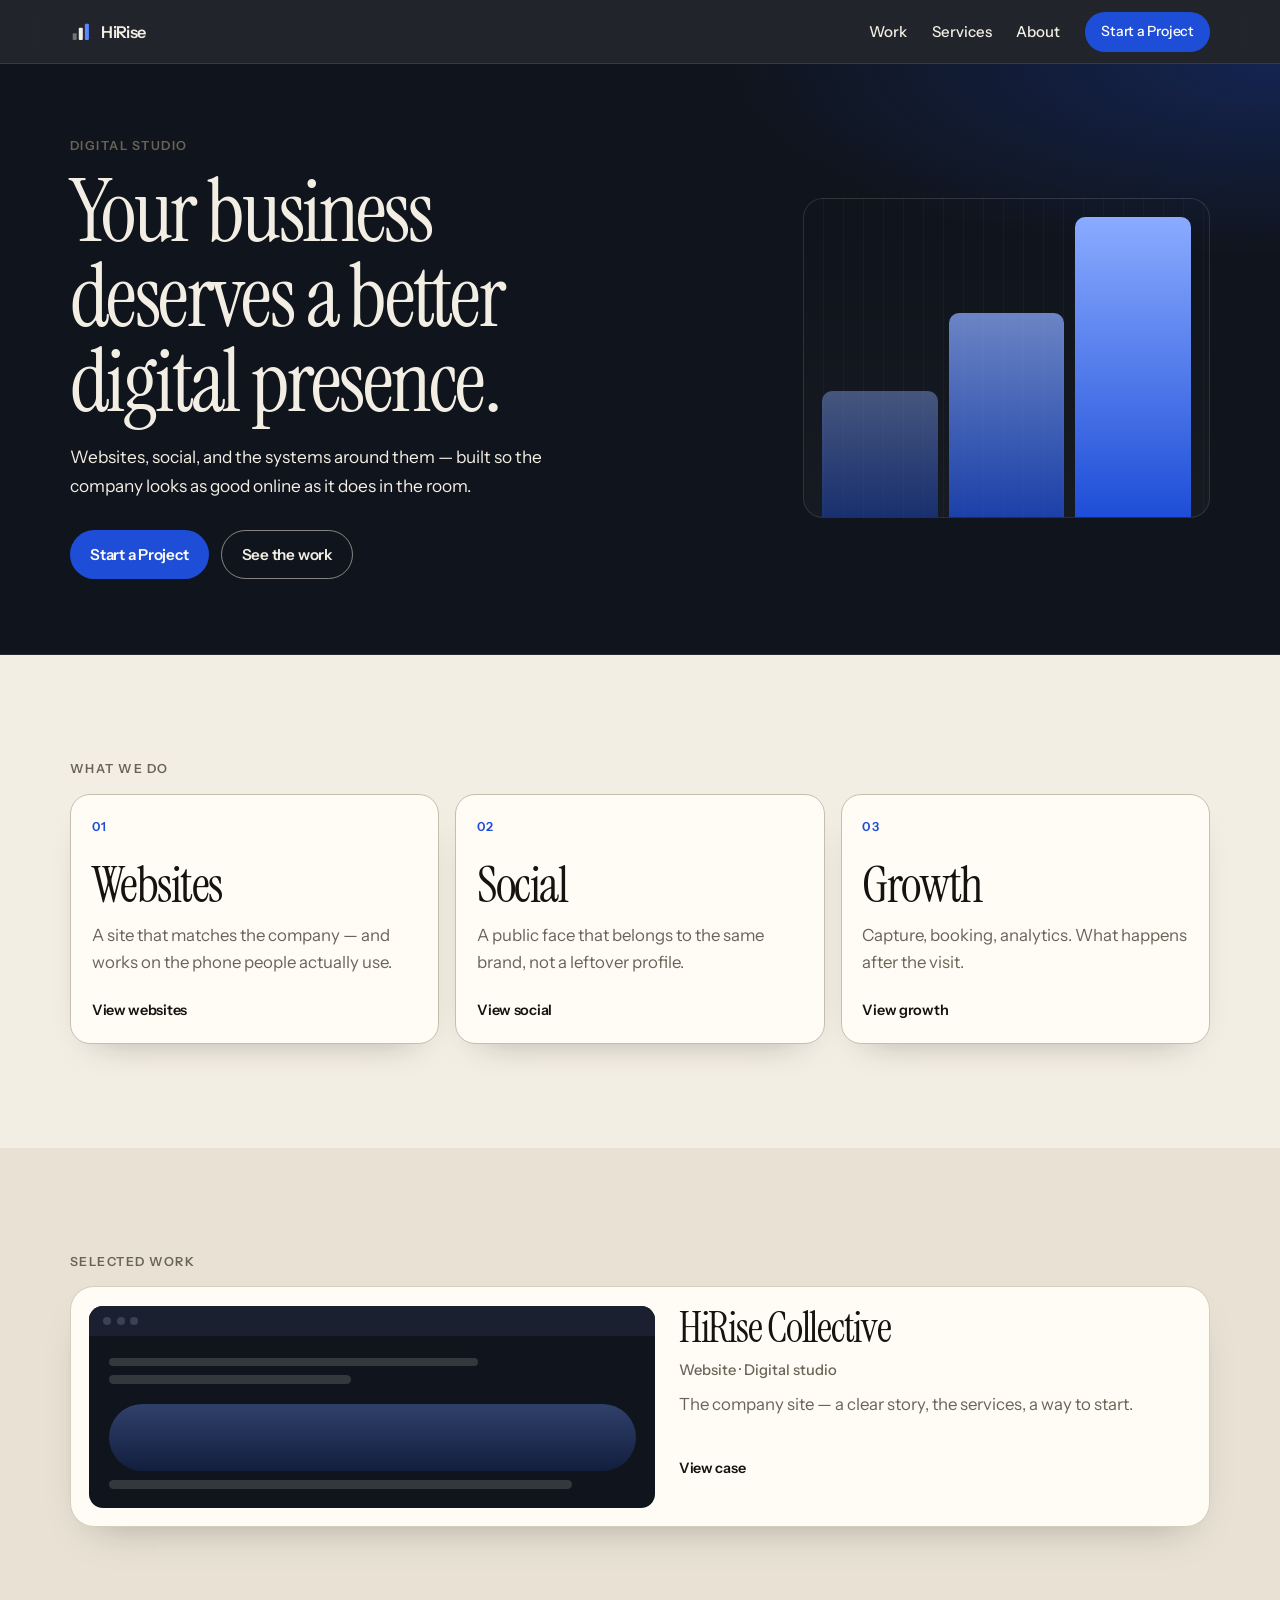
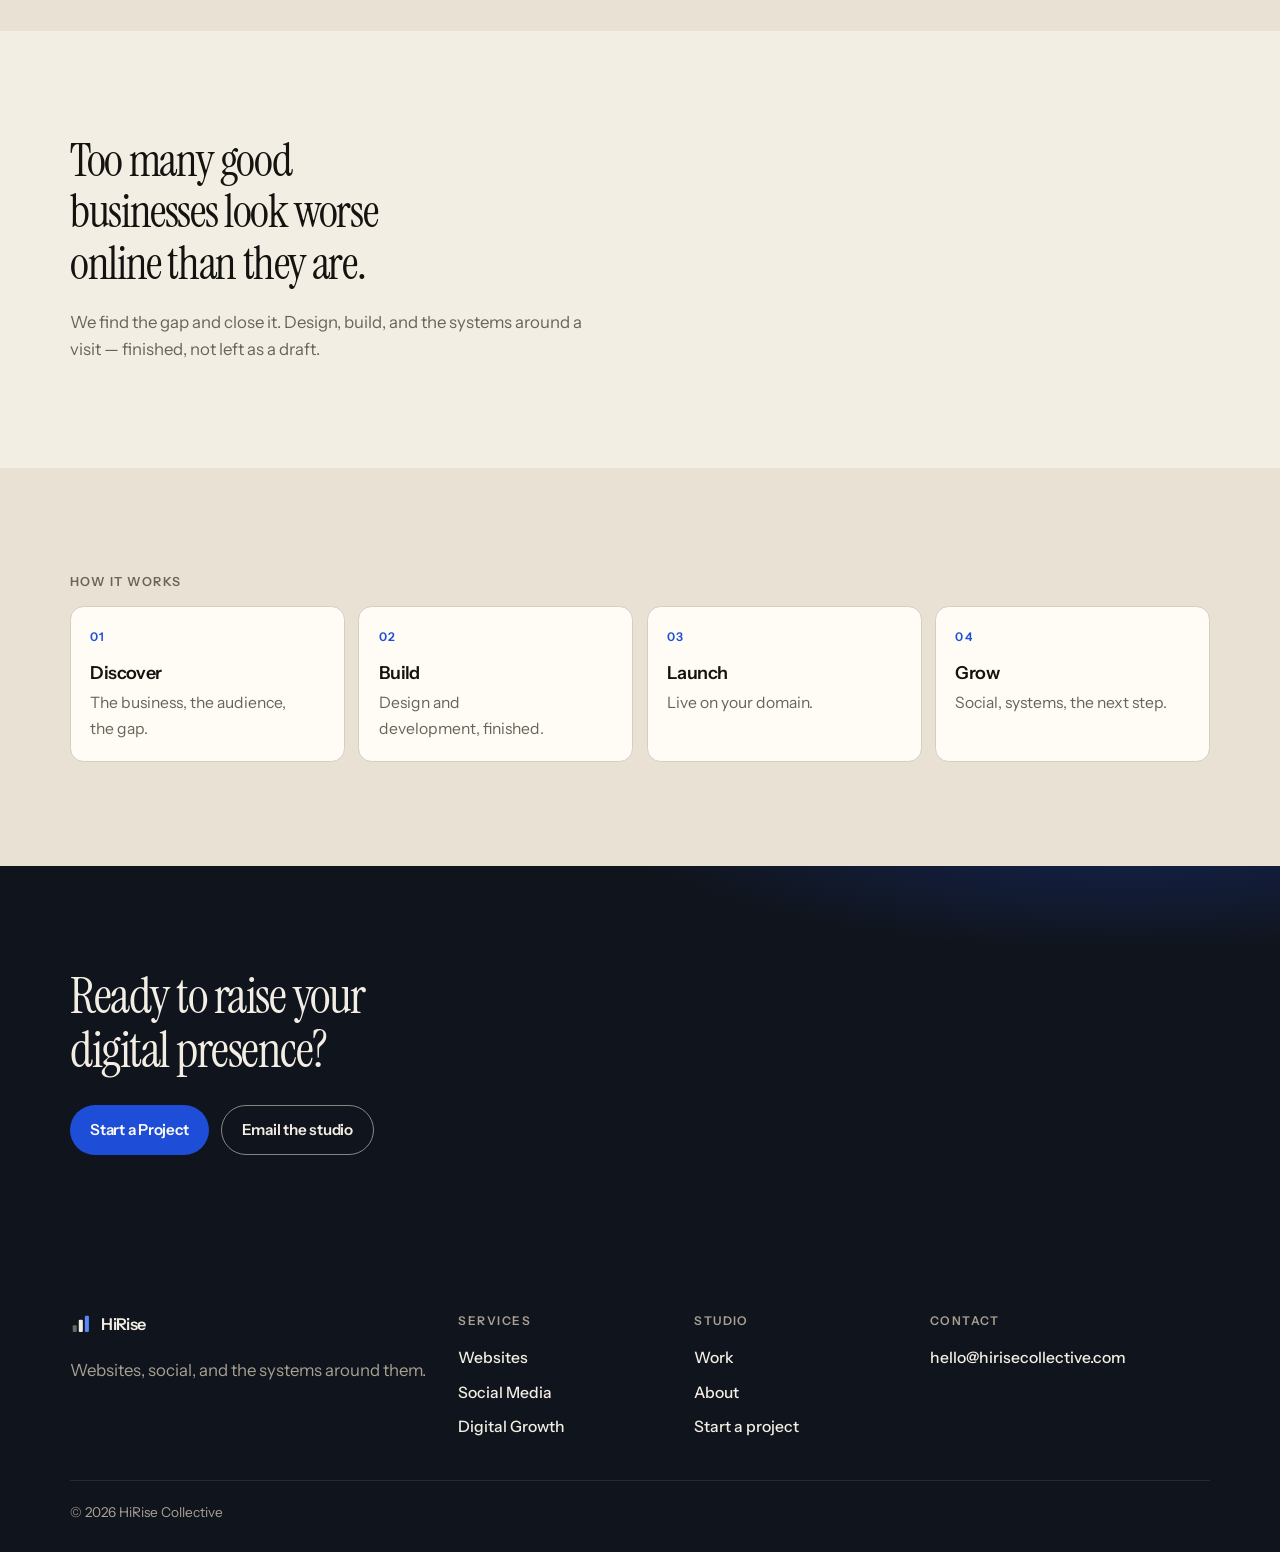
<file: index.html>
<!DOCTYPE html>
<html lang="en">
<head>
  <meta charset="utf-8">
  <meta name="viewport" content="width=device-width, initial-scale=1">
  <title>HiRise Collective</title>
  <meta name="description" content="Websites, social, and the systems around them.">
  <meta name="theme-color" content="#10141C">
  <link rel="icon" href="favicon.svg" type="image/svg+xml">
  <link rel="preconnect" href="https://fonts.googleapis.com">
  <link rel="preconnect" href="https://fonts.gstatic.com" crossorigin>
  <link href="https://fonts.googleapis.com/css2?family=Instrument+Sans:ital,wght@0,400;0,500;0,600;0,700&family=Instrument+Serif:ital@0;1&display=swap" rel="stylesheet">
  <link rel="stylesheet" href="css/site.css">
</head>
<body>
  <a class="skip-link" href="#main">Skip to content</a>
  <header class="site-header">
    <div class="wrap header-inner">
      <a class="logo" href="index.html" aria-current="page">
        <svg class="logo-mark" viewBox="0 0 32 32" aria-hidden="true"><rect x="4" y="18" width="6" height="10" rx="1.5" fill="currentColor" opacity=".38"/><rect x="13" y="10" width="6" height="18" rx="1.5" fill="currentColor"/><rect x="22" y="4" width="6" height="24" rx="1.5" fill="#5B86FF"/></svg>
        <span>HiRise</span>
      </a>
      <button class="nav-toggle" type="button" aria-expanded="false" aria-controls="site-nav">
        <span class="sr-only">Open menu</span>
        <span class="bar" aria-hidden="true"></span>
      </button>
      <nav id="site-nav" class="site-nav" aria-label="Primary">
        <ul>
          <li><a href="work.html">Work</a></li>
          <li class="has-sub">
            <a href="services.html">Services</a>
            <ul class="subnav">
              <li><a href="websites.html">Websites</a></li>
              <li><a href="social.html">Social Media</a></li>
              <li><a href="growth.html">Digital Growth</a></li>
            </ul>
          </li>
          <li><a href="about.html">About</a></li>
          <li><a class="btn" href="start.html">Start a Project</a></li>
        </ul>
      </nav>
    </div>
  </header>
  <main id="main">
    <section class="hero">
      <div class="wrap hero-grid">
        <div class="hero-copy">
          <p class="eyebrow">Digital studio</p>
          <h1>Your business deserves a better digital presence.</h1>
          <p class="support">Websites, social, and the systems around them — built so the company looks as good online as it does in the room.</p>
          <div class="actions">
            <a class="btn" href="start.html">Start a Project</a>
            <a class="btn btn-ghost" href="work.html">See the work</a>
          </div>
        </div>
        <div class="rise" aria-hidden="true">
          <span></span><span></span><span></span><span></span><span></span>
        </div>
      </div>
    </section>

    <section class="section">
      <div class="wrap">
        <p class="label">What we do</p>
        <div class="card-grid card-grid-3">
          <a class="card" href="websites.html">
            <span class="card-index">01</span>
            <h2>Websites</h2>
            <p>A site that matches the company — and works on the phone people actually use.</p>
            <span class="card-go">View websites</span>
          </a>
          <a class="card" href="social.html">
            <span class="card-index">02</span>
            <h2>Social</h2>
            <p>A public face that belongs to the same brand, not a leftover profile.</p>
            <span class="card-go">View social</span>
          </a>
          <a class="card" href="growth.html">
            <span class="card-index">03</span>
            <h2>Growth</h2>
            <p>Capture, booking, analytics. What happens after the visit.</p>
            <span class="card-go">View growth</span>
          </a>
        </div>
      </div>
    </section>

    <section class="section band-paper">
      <div class="wrap">
        <p class="label">Selected work</p>
        <a class="work-card" href="work/hirise.html">
          <div class="preview" aria-hidden="true">
            <div class="preview-bar"><i></i><i></i><i></i></div>
            <div class="preview-body">
              <span class="preview-line w-70"></span>
              <span class="preview-line w-46"></span>
              <span class="preview-line lg"></span>
              <span class="preview-line w-88"></span>
            </div>
          </div>
          <div>
            <h2>HiRise Collective</h2>
            <p class="meta">Website · Digital studio</p>
            <p>The company site — a clear story, the services, a way to start.</p>
            <span class="card-go">View case</span>
          </div>
        </a>
      </div>
    </section>

    <section class="section">
      <div class="wrap">
        <h2 class="statement">Too many good businesses look worse online than they are.</h2>
        <p>We find the gap and close it. Design, build, and the systems around a visit — finished, not left as a draft.</p>
      </div>
    </section>

    <section class="section band-paper">
      <div class="wrap">
        <p class="label">How it works</p>
        <ol class="process">
          <li>
            <h3>Discover</h3>
            <p>The business, the audience, the gap.</p>
          </li>
          <li>
            <h3>Build</h3>
            <p>Design and development, finished.</p>
          </li>
          <li>
            <h3>Launch</h3>
            <p>Live on your domain.</p>
          </li>
          <li>
            <h3>Grow</h3>
            <p>Social, systems, the next step.</p>
          </li>
        </ol>
      </div>
    </section>

    <section class="section band-dark close">
      <div class="wrap">
        <h2>Ready to raise your digital presence?</h2>
        <div class="actions">
          <a class="btn" href="start.html">Start a Project</a>
          <a class="btn btn-ghost" href="mailto:hello@hirisecollective.com">Email the studio</a>
        </div>
      </div>
    </section>
  </main>
  <footer class="site-footer">
    <div class="wrap footer-grid">
      <div class="footer-brand">
        <a class="logo" href="index.html">
          <svg class="logo-mark" viewBox="0 0 32 32" aria-hidden="true"><rect x="4" y="18" width="6" height="10" rx="1.5" fill="currentColor" opacity=".38"/><rect x="13" y="10" width="6" height="18" rx="1.5" fill="currentColor"/><rect x="22" y="4" width="6" height="24" rx="1.5" fill="#5B86FF"/></svg>
          <span>HiRise</span>
        </a>
        <p>Websites, social, and the systems around them.</p>
      </div>
      <nav class="footer-col" aria-label="Services">
        <p class="footer-label">Services</p>
        <a href="websites.html">Websites</a>
        <a href="social.html">Social Media</a>
        <a href="growth.html">Digital Growth</a>
      </nav>
      <nav class="footer-col" aria-label="Studio">
        <p class="footer-label">Studio</p>
        <a href="work.html">Work</a>
        <a href="about.html">About</a>
        <a href="start.html">Start a project</a>
      </nav>
      <div class="footer-col">
        <p class="footer-label">Contact</p>
        <a href="mailto:hello@hirisecollective.com">hello@hirisecollective.com</a>
      </div>
    </div>
    <div class="wrap footer-base">
      <p class="footer-copy">© 2026 HiRise Collective</p>
    </div>
  </footer>
  <script src="js/site.js"></script>
</body>
</html>
</file>
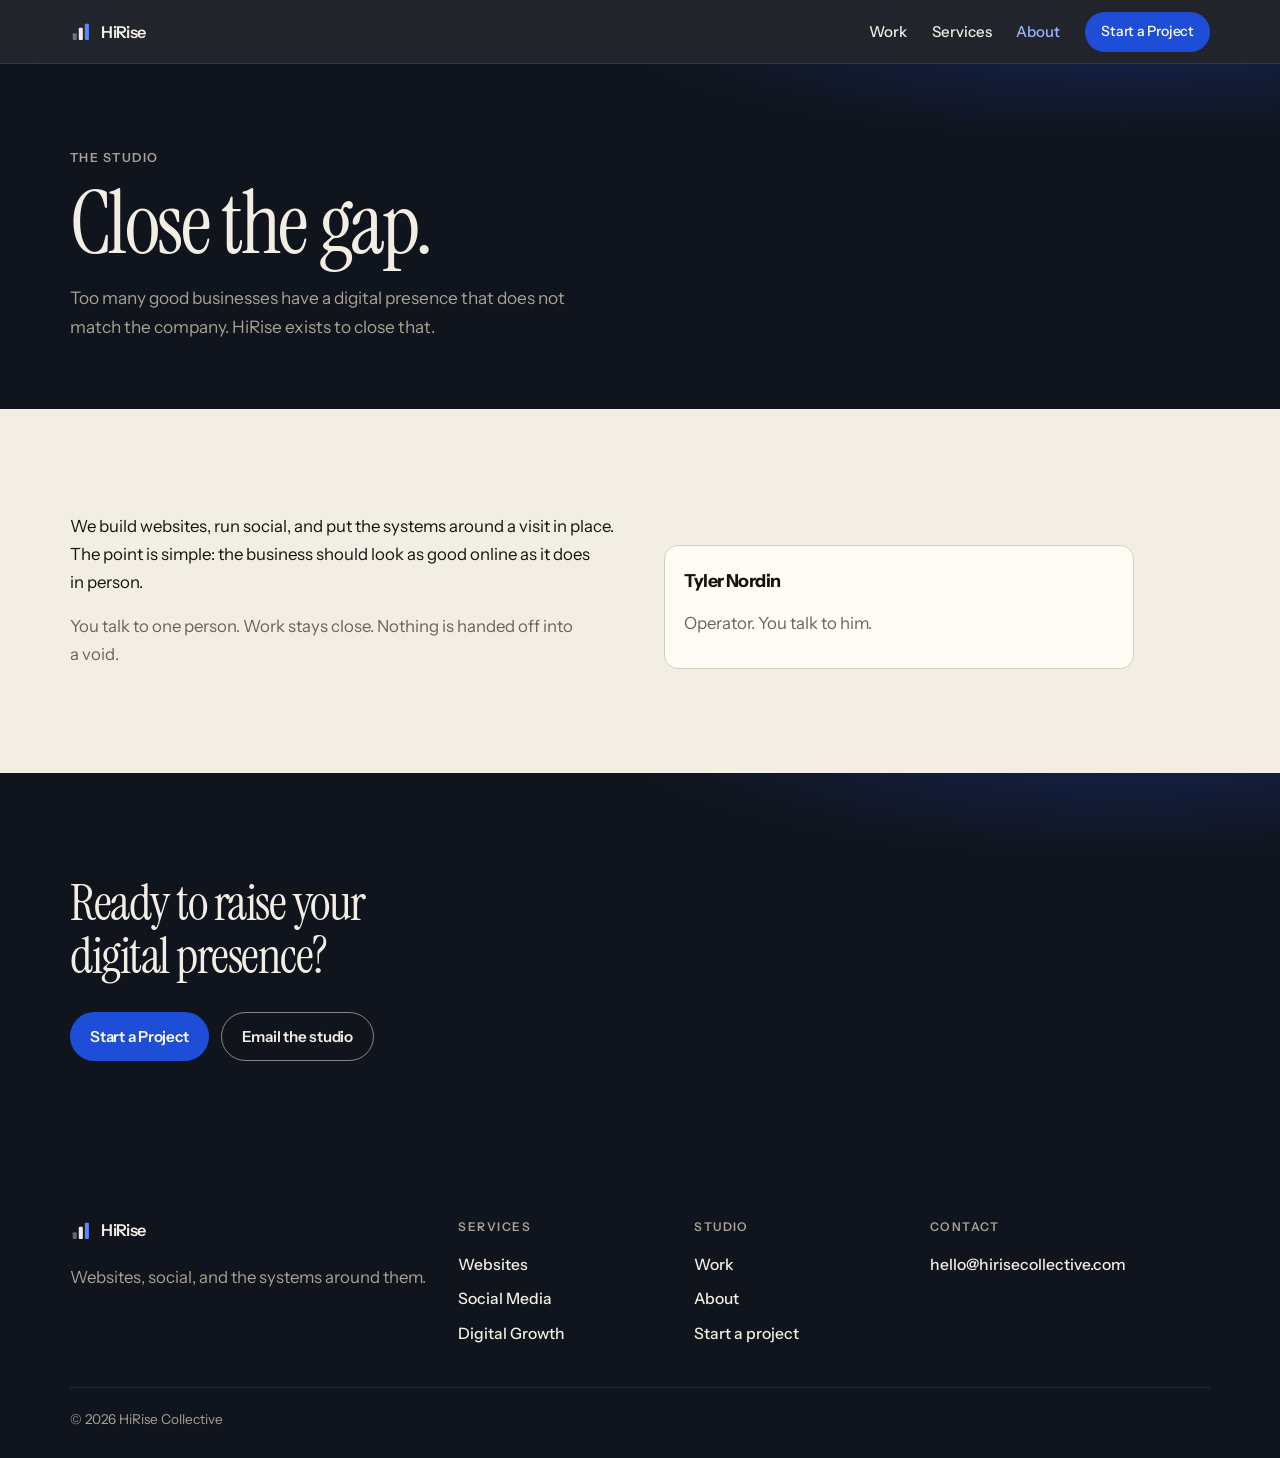
<file: about.html>
<!DOCTYPE html>
<html lang="en">
<head>
  <meta charset="utf-8">
  <meta name="viewport" content="width=device-width, initial-scale=1">
  <title>About | HiRise Collective</title>
  <meta name="description" content="Too many good businesses have a digital presence that does not match the company. HiRise exists to close that.">
  <meta name="theme-color" content="#10141C">
  <link rel="icon" href="favicon.svg" type="image/svg+xml">
  <link rel="preconnect" href="https://fonts.googleapis.com">
  <link rel="preconnect" href="https://fonts.gstatic.com" crossorigin>
  <link href="https://fonts.googleapis.com/css2?family=Instrument+Sans:ital,wght@0,400;0,500;0,600;0,700&family=Instrument+Serif:ital@0;1&display=swap" rel="stylesheet">
  <link rel="stylesheet" href="css/site.css">
</head>
<body>
  <a class="skip-link" href="#main">Skip to content</a>
  <header class="site-header">
    <div class="wrap header-inner">
      <a class="logo" href="index.html">
        <svg class="logo-mark" viewBox="0 0 32 32" aria-hidden="true"><rect x="4" y="18" width="6" height="10" rx="1.5" fill="currentColor" opacity=".38"/><rect x="13" y="10" width="6" height="18" rx="1.5" fill="currentColor"/><rect x="22" y="4" width="6" height="24" rx="1.5" fill="#5B86FF"/></svg>
        <span>HiRise</span>
      </a>
      <button class="nav-toggle" type="button" aria-expanded="false" aria-controls="site-nav">
        <span class="sr-only">Open menu</span>
        <span class="bar" aria-hidden="true"></span>
      </button>
      <nav id="site-nav" class="site-nav" aria-label="Primary">
        <ul>
          <li><a href="work.html">Work</a></li>
          <li class="has-sub">
            <a href="services.html">Services</a>
            <ul class="subnav">
              <li><a href="websites.html">Websites</a></li>
              <li><a href="social.html">Social Media</a></li>
              <li><a href="growth.html">Digital Growth</a></li>
            </ul>
          </li>
          <li><a href="about.html" aria-current="page">About</a></li>
          <li><a class="btn" href="start.html">Start a Project</a></li>
        </ul>
      </nav>
    </div>
  </header>
  <main id="main">
    <section class="page-hero band-dark">
      <div class="wrap">
        <p class="eyebrow">The studio</p>
        <h1>Close the gap.</h1>
        <p class="support">Too many good businesses have a digital presence that does not match the company. HiRise exists to close that.</p>
      </div>
    </section>
    <section class="section">
      <div class="wrap split">
        <div>
          <p class="ink">We build websites, run social, and put the systems around a visit in place. The point is simple: the business should look as good online as it does in person.</p>
          <p>You talk to one person. Work stays close. Nothing is handed off into a void.</p>
        </div>
        <div class="person">
          <strong>Tyler Nordin</strong>
          <span>Operator. You talk to him.</span>
        </div>
      </div>
    </section>
    <section class="section band-dark close">
      <div class="wrap">
        <h2>Ready to raise your digital presence?</h2>
        <div class="actions">
          <a class="btn" href="start.html">Start a Project</a>
          <a class="btn btn-ghost" href="mailto:hello@hirisecollective.com">Email the studio</a>
        </div>
      </div>
    </section>
  </main>
  <footer class="site-footer">
    <div class="wrap footer-grid">
      <div class="footer-brand">
        <a class="logo" href="index.html">
          <svg class="logo-mark" viewBox="0 0 32 32" aria-hidden="true"><rect x="4" y="18" width="6" height="10" rx="1.5" fill="currentColor" opacity=".38"/><rect x="13" y="10" width="6" height="18" rx="1.5" fill="currentColor"/><rect x="22" y="4" width="6" height="24" rx="1.5" fill="#5B86FF"/></svg>
          <span>HiRise</span>
        </a>
        <p>Websites, social, and the systems around them.</p>
      </div>
      <nav class="footer-col" aria-label="Services">
        <p class="footer-label">Services</p>
        <a href="websites.html">Websites</a>
        <a href="social.html">Social Media</a>
        <a href="growth.html">Digital Growth</a>
      </nav>
      <nav class="footer-col" aria-label="Studio">
        <p class="footer-label">Studio</p>
        <a href="work.html">Work</a>
        <a href="about.html">About</a>
        <a href="start.html">Start a project</a>
      </nav>
      <div class="footer-col">
        <p class="footer-label">Contact</p>
        <a href="mailto:hello@hirisecollective.com">hello@hirisecollective.com</a>
      </div>
    </div>
    <div class="wrap footer-base">
      <p class="footer-copy">© 2026 HiRise Collective</p>
    </div>
  </footer>
  <script src="js/site.js"></script>
</body>
</html>
</file>
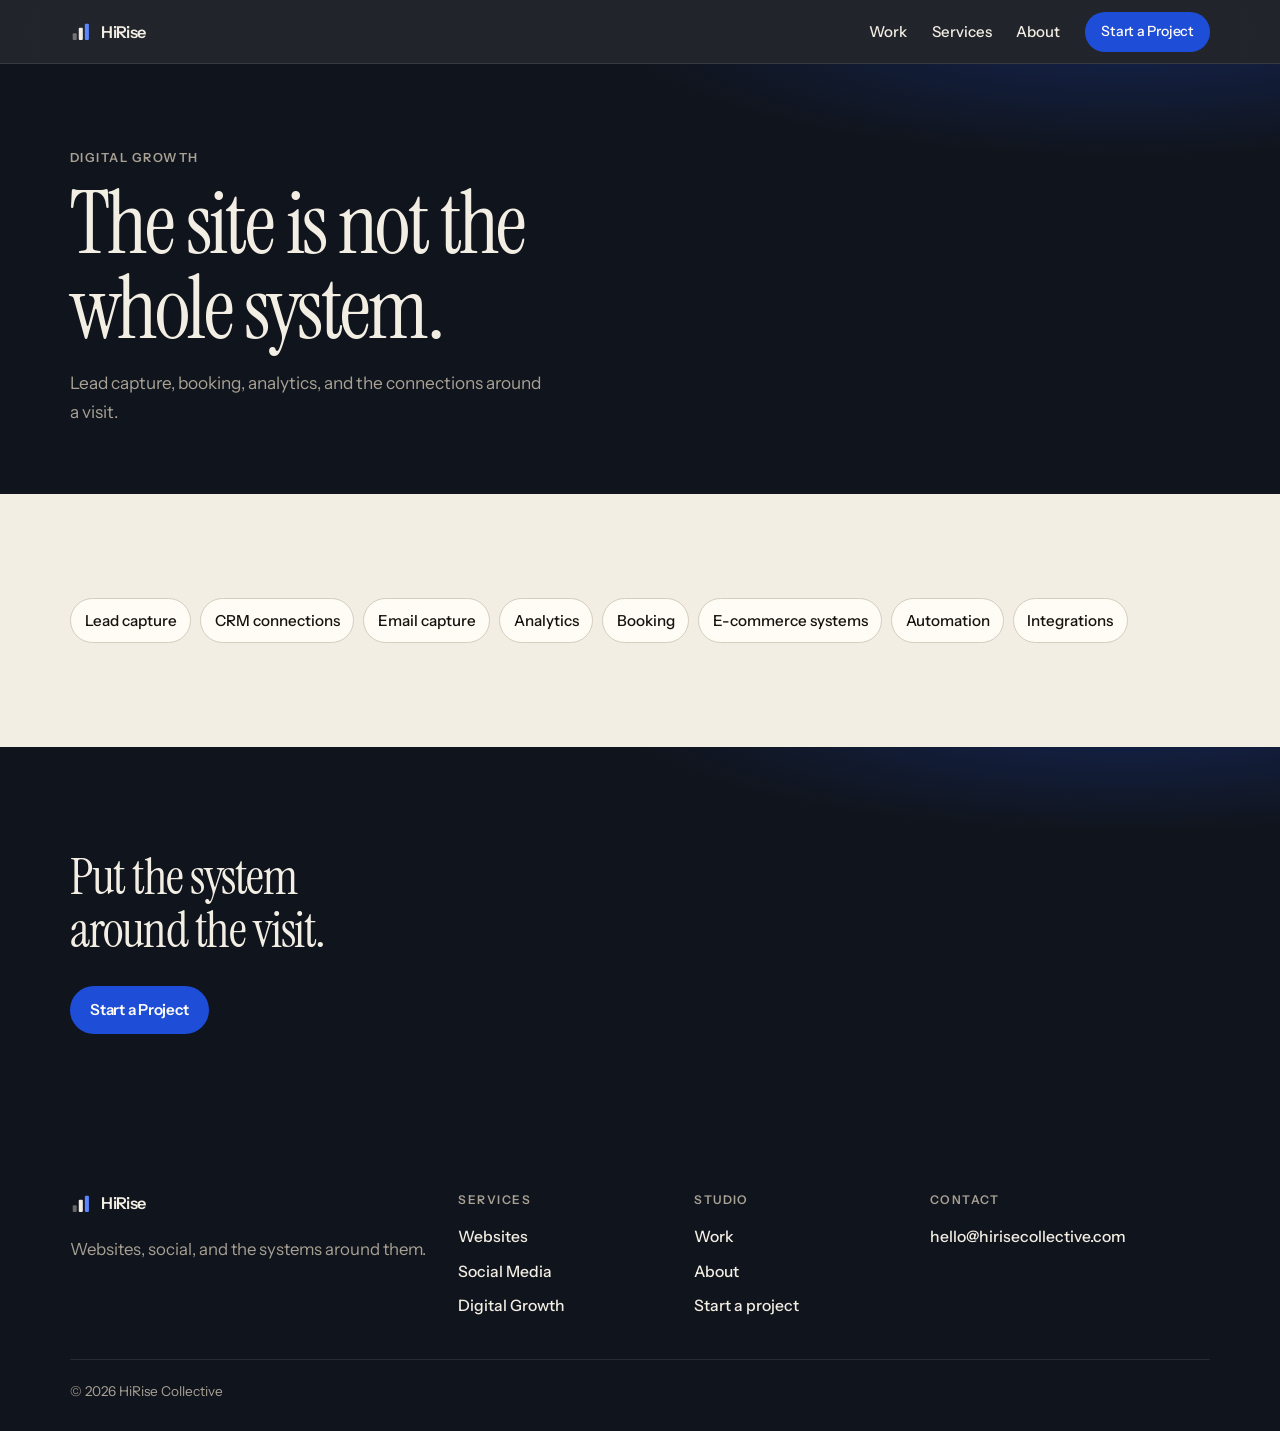
<file: growth.html>
<!DOCTYPE html>
<html lang="en">
<head>
  <meta charset="utf-8">
  <meta name="viewport" content="width=device-width, initial-scale=1">
  <title>Digital Growth | HiRise Collective</title>
  <meta name="description" content="The site is not the whole system. Lead capture, booking, analytics, and the connections around a visit.">
  <meta name="theme-color" content="#10141C">
  <link rel="icon" href="favicon.svg" type="image/svg+xml">
  <link rel="preconnect" href="https://fonts.googleapis.com">
  <link rel="preconnect" href="https://fonts.gstatic.com" crossorigin>
  <link href="https://fonts.googleapis.com/css2?family=Instrument+Sans:ital,wght@0,400;0,500;0,600;0,700&family=Instrument+Serif:ital@0;1&display=swap" rel="stylesheet">
  <link rel="stylesheet" href="css/site.css">
</head>
<body>
  <a class="skip-link" href="#main">Skip to content</a>
  <header class="site-header">
    <div class="wrap header-inner">
      <a class="logo" href="index.html">
        <svg class="logo-mark" viewBox="0 0 32 32" aria-hidden="true"><rect x="4" y="18" width="6" height="10" rx="1.5" fill="currentColor" opacity=".38"/><rect x="13" y="10" width="6" height="18" rx="1.5" fill="currentColor"/><rect x="22" y="4" width="6" height="24" rx="1.5" fill="#5B86FF"/></svg>
        <span>HiRise</span>
      </a>
      <button class="nav-toggle" type="button" aria-expanded="false" aria-controls="site-nav">
        <span class="sr-only">Open menu</span>
        <span class="bar" aria-hidden="true"></span>
      </button>
      <nav id="site-nav" class="site-nav" aria-label="Primary">
        <ul>
          <li><a href="work.html">Work</a></li>
          <li class="has-sub">
            <a href="services.html">Services</a>
            <ul class="subnav">
              <li><a href="websites.html">Websites</a></li>
              <li><a href="social.html">Social Media</a></li>
              <li><a href="growth.html" aria-current="page">Digital Growth</a></li>
            </ul>
          </li>
          <li><a href="about.html">About</a></li>
          <li><a class="btn" href="start.html">Start a Project</a></li>
        </ul>
      </nav>
    </div>
  </header>
  <main id="main">
    <section class="page-hero band-dark">
      <div class="wrap">
        <p class="eyebrow">Digital growth</p>
        <h1>The site is not the whole system.</h1>
        <p class="support">Lead capture, booking, analytics, and the connections around a visit.</p>
      </div>
    </section>

    <section class="section">
      <div class="wrap">
        <ul class="chip-list">
          <li>Lead capture</li>
          <li>CRM connections</li>
          <li>Email capture</li>
          <li>Analytics</li>
          <li>Booking</li>
          <li>E-commerce systems</li>
          <li>Automation</li>
          <li>Integrations</li>
        </ul>
      </div>
    </section>
    <section class="section band-dark close">
      <div class="wrap">
        <h2>Put the system around the visit.</h2>
        <div class="actions">
          <a class="btn" href="start.html">Start a Project</a>
        </div>
      </div>
    </section>
  </main>
  <footer class="site-footer">
    <div class="wrap footer-grid">
      <div class="footer-brand">
        <a class="logo" href="index.html">
          <svg class="logo-mark" viewBox="0 0 32 32" aria-hidden="true"><rect x="4" y="18" width="6" height="10" rx="1.5" fill="currentColor" opacity=".38"/><rect x="13" y="10" width="6" height="18" rx="1.5" fill="currentColor"/><rect x="22" y="4" width="6" height="24" rx="1.5" fill="#5B86FF"/></svg>
          <span>HiRise</span>
        </a>
        <p>Websites, social, and the systems around them.</p>
      </div>
      <nav class="footer-col" aria-label="Services">
        <p class="footer-label">Services</p>
        <a href="websites.html">Websites</a>
        <a href="social.html">Social Media</a>
        <a href="growth.html">Digital Growth</a>
      </nav>
      <nav class="footer-col" aria-label="Studio">
        <p class="footer-label">Studio</p>
        <a href="work.html">Work</a>
        <a href="about.html">About</a>
        <a href="start.html">Start a project</a>
      </nav>
      <div class="footer-col">
        <p class="footer-label">Contact</p>
        <a href="mailto:hello@hirisecollective.com">hello@hirisecollective.com</a>
      </div>
    </div>
    <div class="wrap footer-base">
      <p class="footer-copy">© 2026 HiRise Collective</p>
    </div>
  </footer>
  <script src="js/site.js"></script>
</body>
</html>
</file>
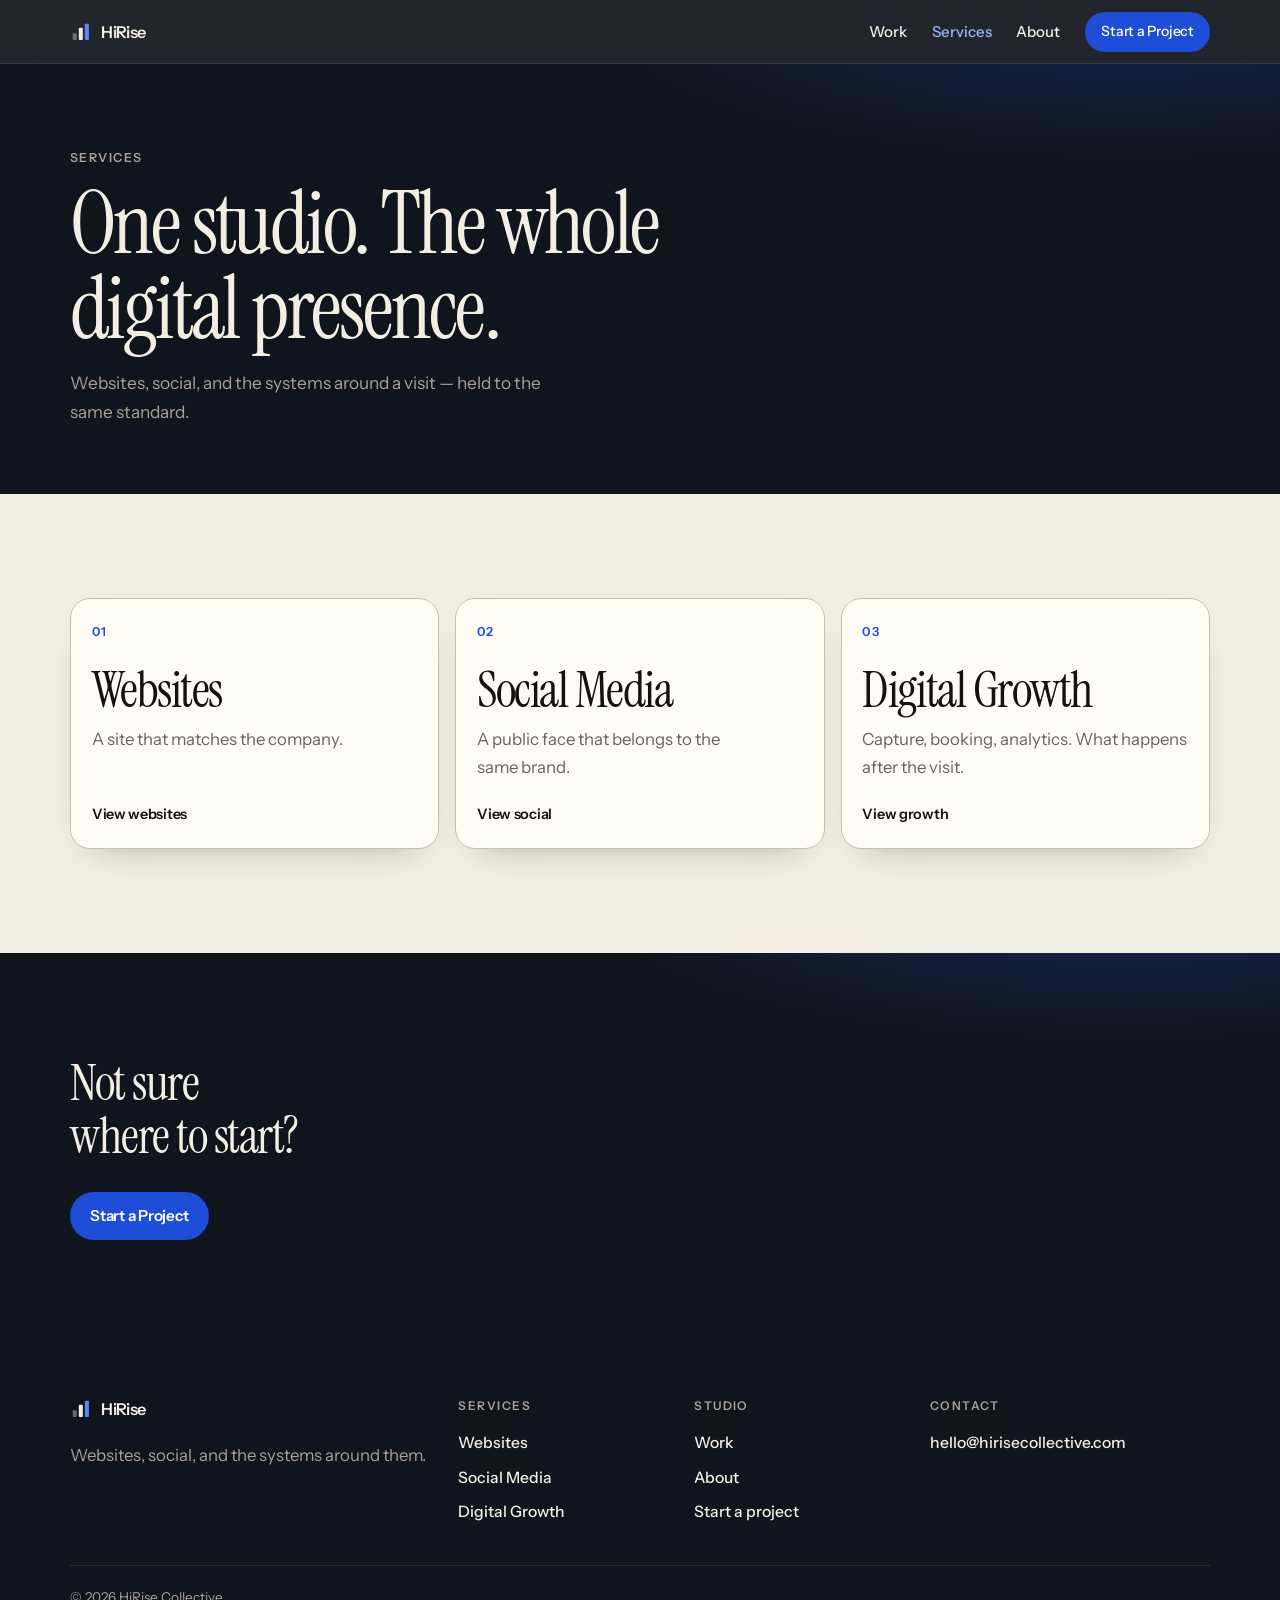
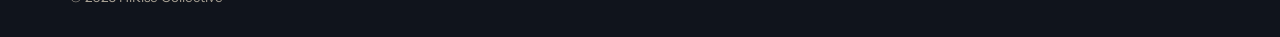
<file: services.html>
<!DOCTYPE html>
<html lang="en">
<head>
  <meta charset="utf-8">
  <meta name="viewport" content="width=device-width, initial-scale=1">
  <title>Services | HiRise Collective</title>
  <meta name="description" content="Websites, social media, and digital growth.">
  <meta name="theme-color" content="#10141C">
  <link rel="icon" href="favicon.svg" type="image/svg+xml">
  <link rel="preconnect" href="https://fonts.googleapis.com">
  <link rel="preconnect" href="https://fonts.gstatic.com" crossorigin>
  <link href="https://fonts.googleapis.com/css2?family=Instrument+Sans:ital,wght@0,400;0,500;0,600;0,700&family=Instrument+Serif:ital@0;1&display=swap" rel="stylesheet">
  <link rel="stylesheet" href="css/site.css">
</head>
<body>
  <a class="skip-link" href="#main">Skip to content</a>
  <header class="site-header">
    <div class="wrap header-inner">
      <a class="logo" href="index.html">
        <svg class="logo-mark" viewBox="0 0 32 32" aria-hidden="true"><rect x="4" y="18" width="6" height="10" rx="1.5" fill="currentColor" opacity=".38"/><rect x="13" y="10" width="6" height="18" rx="1.5" fill="currentColor"/><rect x="22" y="4" width="6" height="24" rx="1.5" fill="#5B86FF"/></svg>
        <span>HiRise</span>
      </a>
      <button class="nav-toggle" type="button" aria-expanded="false" aria-controls="site-nav">
        <span class="sr-only">Open menu</span>
        <span class="bar" aria-hidden="true"></span>
      </button>
      <nav id="site-nav" class="site-nav" aria-label="Primary">
        <ul>
          <li><a href="work.html">Work</a></li>
          <li class="has-sub">
            <a href="services.html" aria-current="page">Services</a>
            <ul class="subnav">
              <li><a href="websites.html">Websites</a></li>
              <li><a href="social.html">Social Media</a></li>
              <li><a href="growth.html">Digital Growth</a></li>
            </ul>
          </li>
          <li><a href="about.html">About</a></li>
          <li><a class="btn" href="start.html">Start a Project</a></li>
        </ul>
      </nav>
    </div>
  </header>
  <main id="main">
    <section class="page-hero band-dark">
      <div class="wrap">
        <p class="eyebrow">Services</p>
        <h1>One studio. The whole digital presence.</h1>
        <p class="support">Websites, social, and the systems around a visit — held to the same standard.</p>
      </div>
    </section>
    <section class="section">
      <div class="wrap">
        <div class="card-grid card-grid-3">
          <a class="card" href="websites.html">
            <span class="card-index">01</span>
            <h2>Websites</h2>
            <p>A site that matches the company.</p>
            <span class="card-go">View websites</span>
          </a>
          <a class="card" href="social.html">
            <span class="card-index">02</span>
            <h2>Social Media</h2>
            <p>A public face that belongs to the same brand.</p>
            <span class="card-go">View social</span>
          </a>
          <a class="card" href="growth.html">
            <span class="card-index">03</span>
            <h2>Digital Growth</h2>
            <p>Capture, booking, analytics. What happens after the visit.</p>
            <span class="card-go">View growth</span>
          </a>
        </div>
      </div>
    </section>
    <section class="section band-dark close">
      <div class="wrap">
        <h2>Not sure where to start?</h2>
        <div class="actions">
          <a class="btn" href="start.html">Start a Project</a>
        </div>
      </div>
    </section>
  </main>
  <footer class="site-footer">
    <div class="wrap footer-grid">
      <div class="footer-brand">
        <a class="logo" href="index.html">
          <svg class="logo-mark" viewBox="0 0 32 32" aria-hidden="true"><rect x="4" y="18" width="6" height="10" rx="1.5" fill="currentColor" opacity=".38"/><rect x="13" y="10" width="6" height="18" rx="1.5" fill="currentColor"/><rect x="22" y="4" width="6" height="24" rx="1.5" fill="#5B86FF"/></svg>
          <span>HiRise</span>
        </a>
        <p>Websites, social, and the systems around them.</p>
      </div>
      <nav class="footer-col" aria-label="Services">
        <p class="footer-label">Services</p>
        <a href="websites.html">Websites</a>
        <a href="social.html">Social Media</a>
        <a href="growth.html">Digital Growth</a>
      </nav>
      <nav class="footer-col" aria-label="Studio">
        <p class="footer-label">Studio</p>
        <a href="work.html">Work</a>
        <a href="about.html">About</a>
        <a href="start.html">Start a project</a>
      </nav>
      <div class="footer-col">
        <p class="footer-label">Contact</p>
        <a href="mailto:hello@hirisecollective.com">hello@hirisecollective.com</a>
      </div>
    </div>
    <div class="wrap footer-base">
      <p class="footer-copy">© 2026 HiRise Collective</p>
    </div>
  </footer>
  <script src="js/site.js"></script>
</body>
</html>
</file>
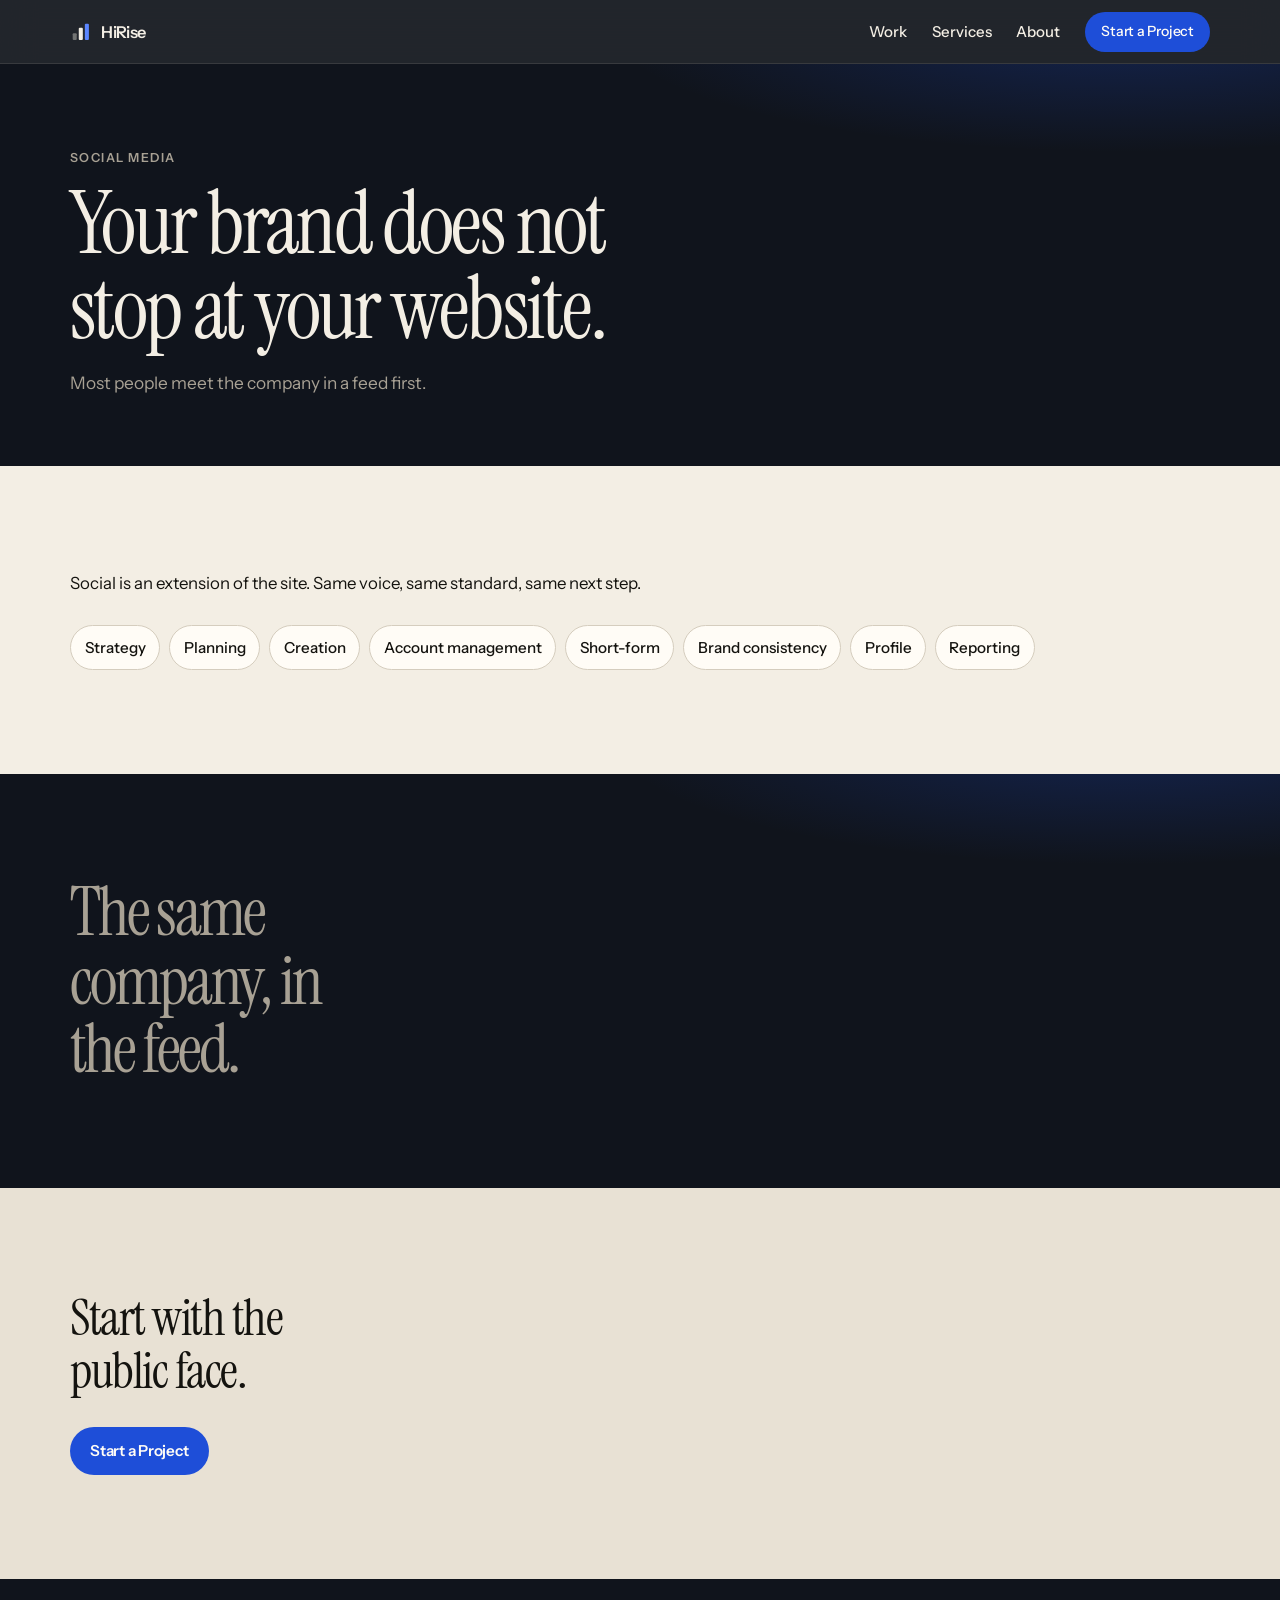
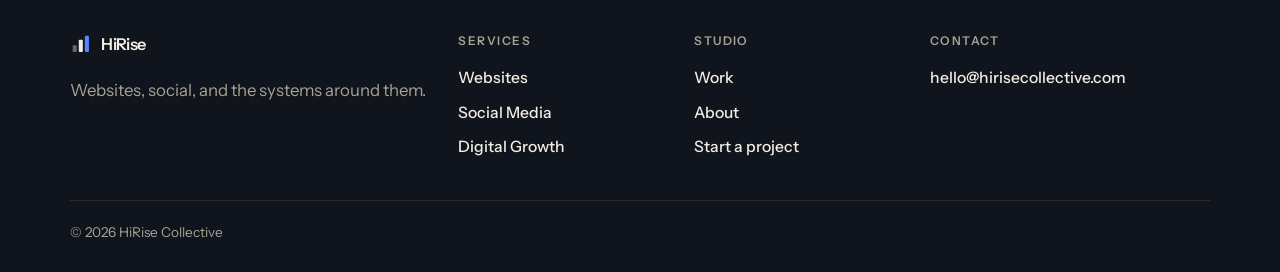
<file: social.html>
<!DOCTYPE html>
<html lang="en">
<head>
  <meta charset="utf-8">
  <meta name="viewport" content="width=device-width, initial-scale=1">
  <title>Social Media | HiRise Collective</title>
  <meta name="description" content="Your brand does not stop at your website. Strategy, content, and a feed that belongs to the same brand.">
  <meta name="theme-color" content="#10141C">
  <link rel="icon" href="favicon.svg" type="image/svg+xml">
  <link rel="preconnect" href="https://fonts.googleapis.com">
  <link rel="preconnect" href="https://fonts.gstatic.com" crossorigin>
  <link href="https://fonts.googleapis.com/css2?family=Instrument+Sans:ital,wght@0,400;0,500;0,600;0,700&family=Instrument+Serif:ital@0;1&display=swap" rel="stylesheet">
  <link rel="stylesheet" href="css/site.css">
</head>
<body>
  <a class="skip-link" href="#main">Skip to content</a>
  <header class="site-header">
    <div class="wrap header-inner">
      <a class="logo" href="index.html">
        <svg class="logo-mark" viewBox="0 0 32 32" aria-hidden="true"><rect x="4" y="18" width="6" height="10" rx="1.5" fill="currentColor" opacity=".38"/><rect x="13" y="10" width="6" height="18" rx="1.5" fill="currentColor"/><rect x="22" y="4" width="6" height="24" rx="1.5" fill="#5B86FF"/></svg>
        <span>HiRise</span>
      </a>
      <button class="nav-toggle" type="button" aria-expanded="false" aria-controls="site-nav">
        <span class="sr-only">Open menu</span>
        <span class="bar" aria-hidden="true"></span>
      </button>
      <nav id="site-nav" class="site-nav" aria-label="Primary">
        <ul>
          <li><a href="work.html">Work</a></li>
          <li class="has-sub">
            <a href="services.html">Services</a>
            <ul class="subnav">
              <li><a href="websites.html">Websites</a></li>
              <li><a href="social.html" aria-current="page">Social Media</a></li>
              <li><a href="growth.html">Digital Growth</a></li>
            </ul>
          </li>
          <li><a href="about.html">About</a></li>
          <li><a class="btn" href="start.html">Start a Project</a></li>
        </ul>
      </nav>
    </div>
  </header>
  <main id="main">
    <section class="page-hero band-dark">
      <div class="wrap">
        <p class="eyebrow">Social media</p>
        <h1>Your brand does not stop at your website.</h1>
        <p class="support">Most people meet the company in a feed first.</p>
      </div>
    </section>

    <section class="section">
      <div class="wrap">
        <p class="ink">Social is an extension of the site. Same voice, same standard, same next step.</p>
        <ul class="chip-list" style="margin-top: 1.75rem;">
          <li>Strategy</li>
          <li>Planning</li>
          <li>Creation</li>
          <li>Account management</li>
          <li>Short-form</li>
          <li>Brand consistency</li>
          <li>Profile</li>
          <li>Reporting</li>
        </ul>
      </div>
    </section>

    <section class="section band-dark">
      <div class="wrap">
        <p class="pull">The same company, in the feed.</p>
      </div>
    </section>

    <section class="section band-paper close">
      <div class="wrap">
        <h2>Start with the public face.</h2>
        <div class="actions">
          <a class="btn" href="start.html">Start a Project</a>
        </div>
      </div>
    </section>
  </main>
  <footer class="site-footer">
    <div class="wrap footer-grid">
      <div class="footer-brand">
        <a class="logo" href="index.html">
          <svg class="logo-mark" viewBox="0 0 32 32" aria-hidden="true"><rect x="4" y="18" width="6" height="10" rx="1.5" fill="currentColor" opacity=".38"/><rect x="13" y="10" width="6" height="18" rx="1.5" fill="currentColor"/><rect x="22" y="4" width="6" height="24" rx="1.5" fill="#5B86FF"/></svg>
          <span>HiRise</span>
        </a>
        <p>Websites, social, and the systems around them.</p>
      </div>
      <nav class="footer-col" aria-label="Services">
        <p class="footer-label">Services</p>
        <a href="websites.html">Websites</a>
        <a href="social.html">Social Media</a>
        <a href="growth.html">Digital Growth</a>
      </nav>
      <nav class="footer-col" aria-label="Studio">
        <p class="footer-label">Studio</p>
        <a href="work.html">Work</a>
        <a href="about.html">About</a>
        <a href="start.html">Start a project</a>
      </nav>
      <div class="footer-col">
        <p class="footer-label">Contact</p>
        <a href="mailto:hello@hirisecollective.com">hello@hirisecollective.com</a>
      </div>
    </div>
    <div class="wrap footer-base">
      <p class="footer-copy">© 2026 HiRise Collective</p>
    </div>
  </footer>
  <script src="js/site.js"></script>
</body>
</html>
</file>
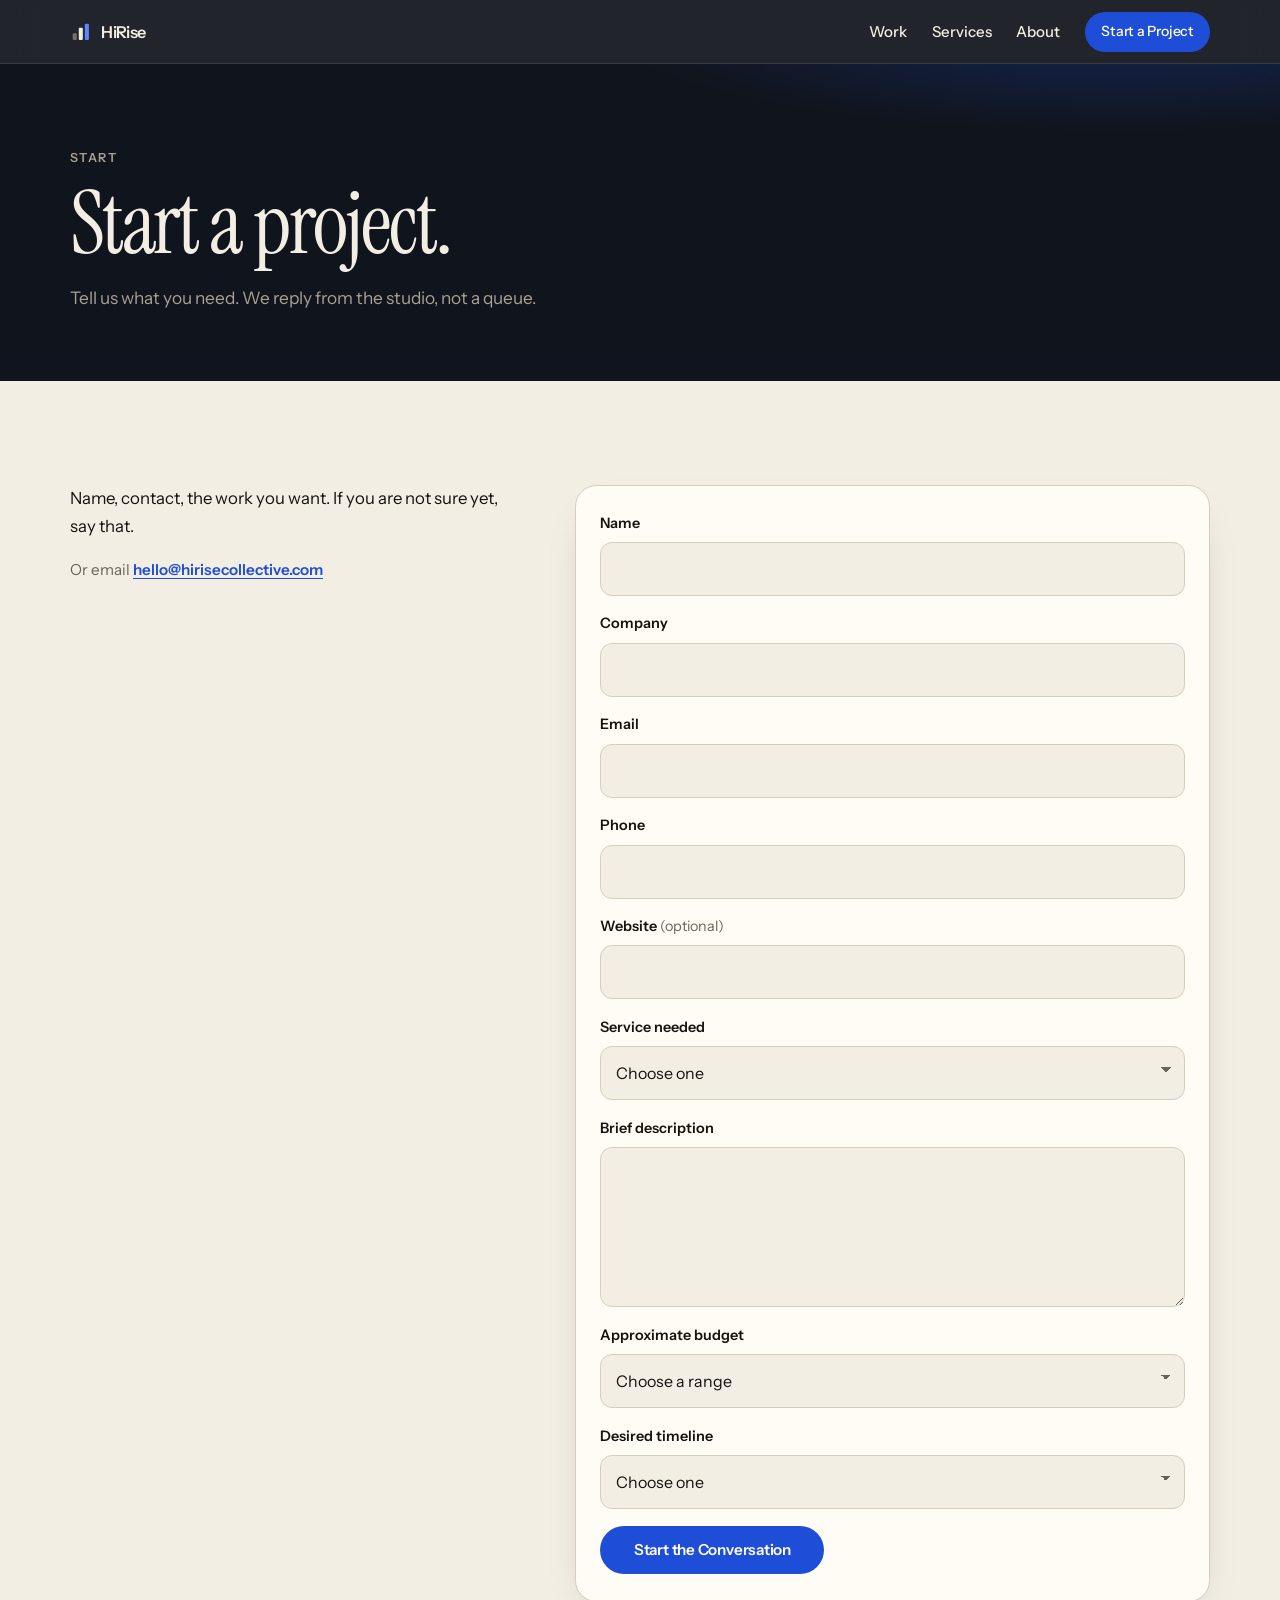
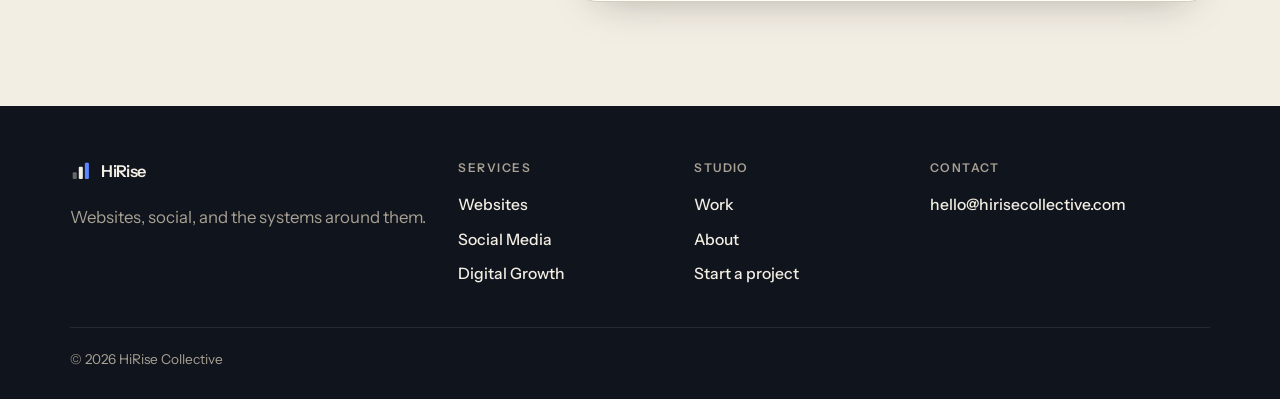
<file: start.html>
<!DOCTYPE html>
<html lang="en">
<head>
  <meta charset="utf-8">
  <meta name="viewport" content="width=device-width, initial-scale=1">
  <title>Start a Project | HiRise Collective</title>
  <meta name="description" content="Start a project with HiRise Collective.">
  <meta name="theme-color" content="#10141C">
  <link rel="icon" href="favicon.svg" type="image/svg+xml">
  <link rel="preconnect" href="https://fonts.googleapis.com">
  <link rel="preconnect" href="https://fonts.gstatic.com" crossorigin>
  <link href="https://fonts.googleapis.com/css2?family=Instrument+Sans:ital,wght@0,400;0,500;0,600;0,700&family=Instrument+Serif:ital@0;1&display=swap" rel="stylesheet">
  <link rel="stylesheet" href="css/site.css">
</head>
<body>
  <a class="skip-link" href="#main">Skip to content</a>
  <header class="site-header">
    <div class="wrap header-inner">
      <a class="logo" href="index.html">
        <svg class="logo-mark" viewBox="0 0 32 32" aria-hidden="true"><rect x="4" y="18" width="6" height="10" rx="1.5" fill="currentColor" opacity=".38"/><rect x="13" y="10" width="6" height="18" rx="1.5" fill="currentColor"/><rect x="22" y="4" width="6" height="24" rx="1.5" fill="#5B86FF"/></svg>
        <span>HiRise</span>
      </a>
      <button class="nav-toggle" type="button" aria-expanded="false" aria-controls="site-nav">
        <span class="sr-only">Open menu</span>
        <span class="bar" aria-hidden="true"></span>
      </button>
      <nav id="site-nav" class="site-nav" aria-label="Primary">
        <ul>
          <li><a href="work.html">Work</a></li>
          <li class="has-sub">
            <a href="services.html">Services</a>
            <ul class="subnav">
              <li><a href="websites.html">Websites</a></li>
              <li><a href="social.html">Social Media</a></li>
              <li><a href="growth.html">Digital Growth</a></li>
            </ul>
          </li>
          <li><a href="about.html">About</a></li>
          <li><a class="btn" href="start.html" aria-current="page">Start a Project</a></li>
        </ul>
      </nav>
    </div>
  </header>
  <main id="main">
    <section class="page-hero band-dark">
      <div class="wrap">
        <p class="eyebrow">Start</p>
        <h1>Start a project.</h1>
        <p class="support">Tell us what you need. We reply from the studio, not a queue.</p>
      </div>
    </section>
    <section class="section">
      <div class="wrap form-layout">
        <div>
          <p class="ink">Name, contact, the work you want. If you are not sure yet, say that.</p>
          <p class="form-note">Or email <a href="mailto:hello@hirisecollective.com">hello@hirisecollective.com</a></p>
        </div>
        <form id="project-form" class="form" action="mailto:hello@hirisecollective.com" method="post" enctype="text/plain">
          <div class="field">
            <label for="name">Name</label>
            <input id="name" name="name" type="text" autocomplete="name" required>
          </div>
          <div class="field">
            <label for="company">Company</label>
            <input id="company" name="company" type="text" autocomplete="organization">
          </div>
          <div class="field">
            <label for="email">Email</label>
            <input id="email" name="email" type="email" autocomplete="email" required>
          </div>
          <div class="field">
            <label for="phone">Phone</label>
            <input id="phone" name="phone" type="tel" autocomplete="tel">
          </div>
          <div class="field">
            <label for="website">Website <span class="opt">(optional)</span></label>
            <input id="website" name="website" type="text" inputmode="url" autocomplete="url">
          </div>
          <div class="field">
            <label for="service">Service needed</label>
            <select id="service" name="service">
              <option value="" selected>Choose one</option>
              <option>Websites</option>
              <option>Social Media</option>
              <option>Digital Growth</option>
              <option>Not sure</option>
            </select>
          </div>
          <div class="field">
            <label for="description">Brief description</label>
            <textarea id="description" name="description" rows="5"></textarea>
          </div>
          <div class="field">
            <label for="budget">Approximate budget</label>
            <select id="budget" name="budget">
              <option value="" selected>Choose a range</option>
              <option>Under $3,000</option>
              <option>$3,000 to $8,000</option>
              <option>$8,000 to $15,000</option>
              <option>$15,000 and up</option>
              <option>Prefer not to say</option>
            </select>
          </div>
          <div class="field">
            <label for="timeline">Desired timeline</label>
            <select id="timeline" name="timeline">
              <option value="" selected>Choose one</option>
              <option>As soon as possible</option>
              <option>Within a month</option>
              <option>1 to 3 months</option>
              <option>Flexible</option>
            </select>
          </div>
          <button class="btn" type="submit">Start the Conversation</button>
        </form>
      </div>
    </section>
  </main>
  <footer class="site-footer">
    <div class="wrap footer-grid">
      <div class="footer-brand">
        <a class="logo" href="index.html">
          <svg class="logo-mark" viewBox="0 0 32 32" aria-hidden="true"><rect x="4" y="18" width="6" height="10" rx="1.5" fill="currentColor" opacity=".38"/><rect x="13" y="10" width="6" height="18" rx="1.5" fill="currentColor"/><rect x="22" y="4" width="6" height="24" rx="1.5" fill="#5B86FF"/></svg>
          <span>HiRise</span>
        </a>
        <p>Websites, social, and the systems around them.</p>
      </div>
      <nav class="footer-col" aria-label="Services">
        <p class="footer-label">Services</p>
        <a href="websites.html">Websites</a>
        <a href="social.html">Social Media</a>
        <a href="growth.html">Digital Growth</a>
      </nav>
      <nav class="footer-col" aria-label="Studio">
        <p class="footer-label">Studio</p>
        <a href="work.html">Work</a>
        <a href="about.html">About</a>
        <a href="start.html">Start a project</a>
      </nav>
      <div class="footer-col">
        <p class="footer-label">Contact</p>
        <a href="mailto:hello@hirisecollective.com">hello@hirisecollective.com</a>
      </div>
    </div>
    <div class="wrap footer-base">
      <p class="footer-copy">© 2026 HiRise Collective</p>
    </div>
  </footer>
  <script src="js/site.js"></script>
</body>
</html>
</file>
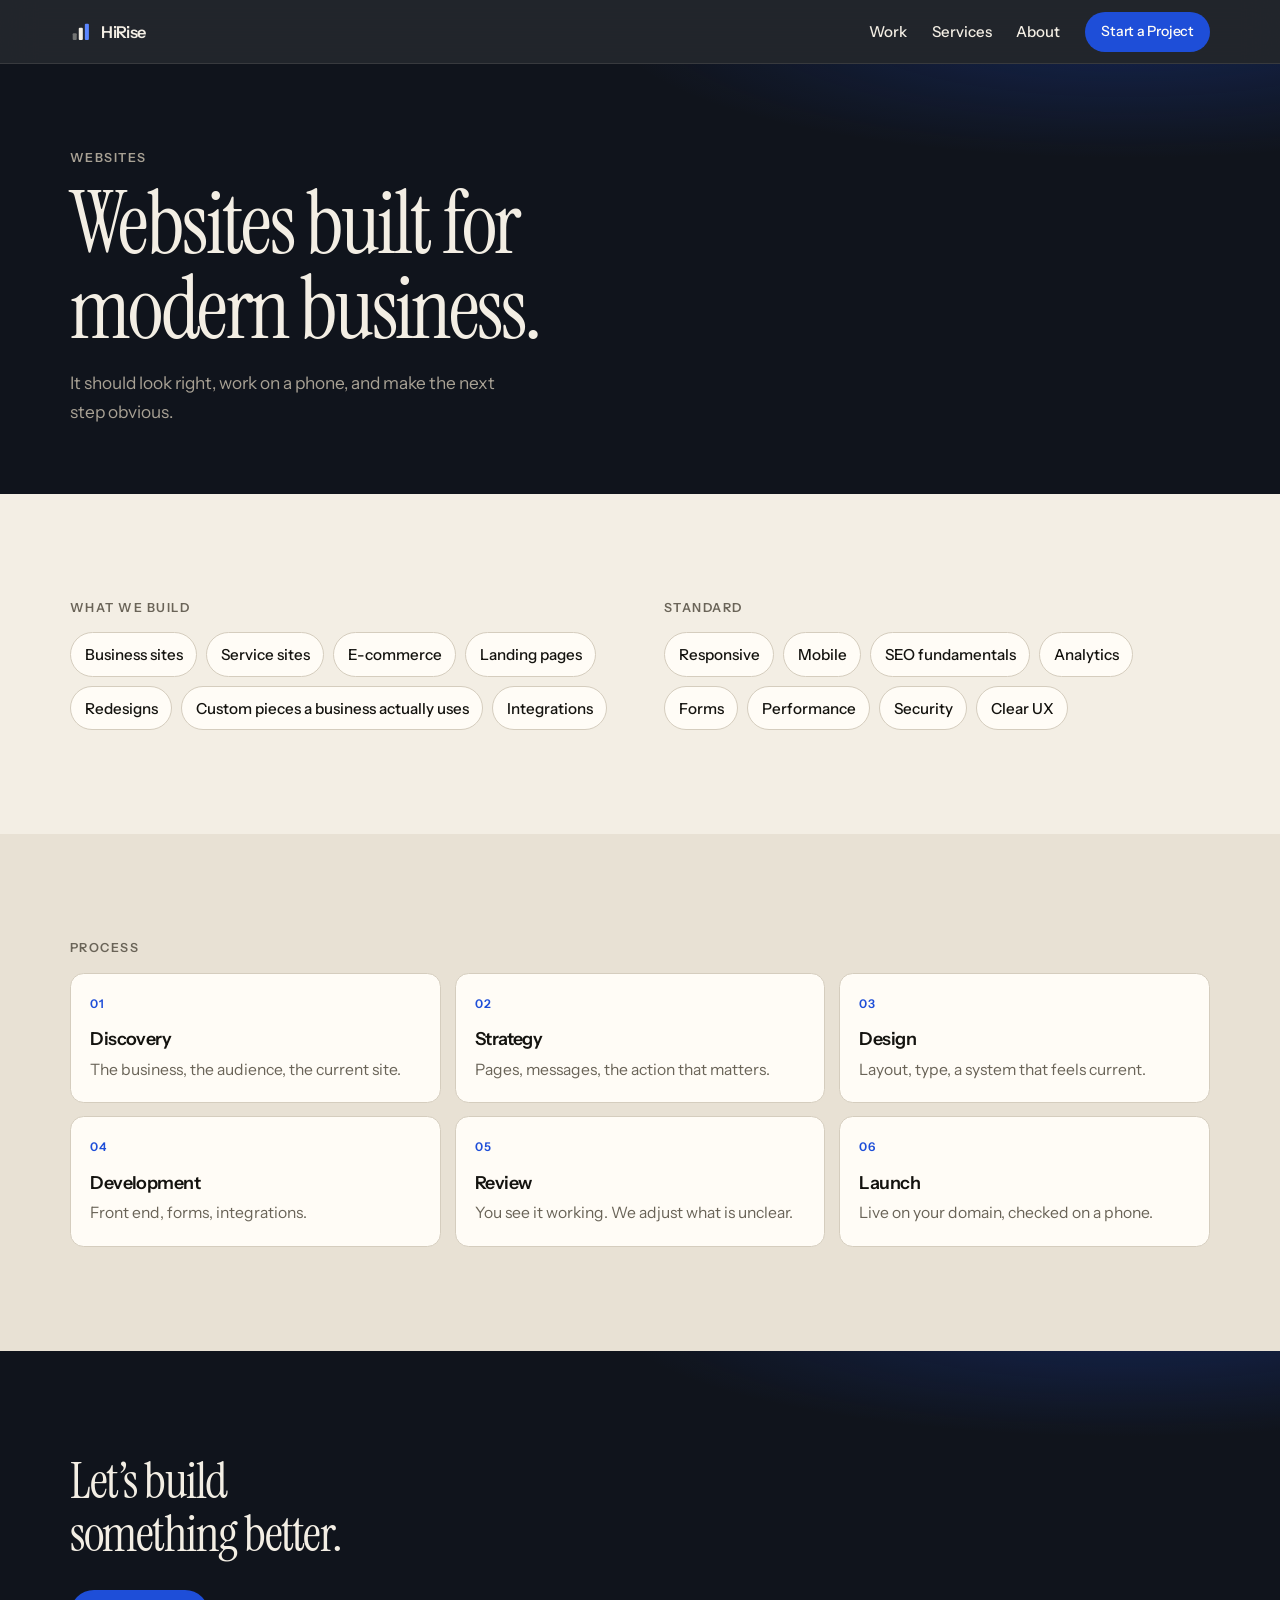
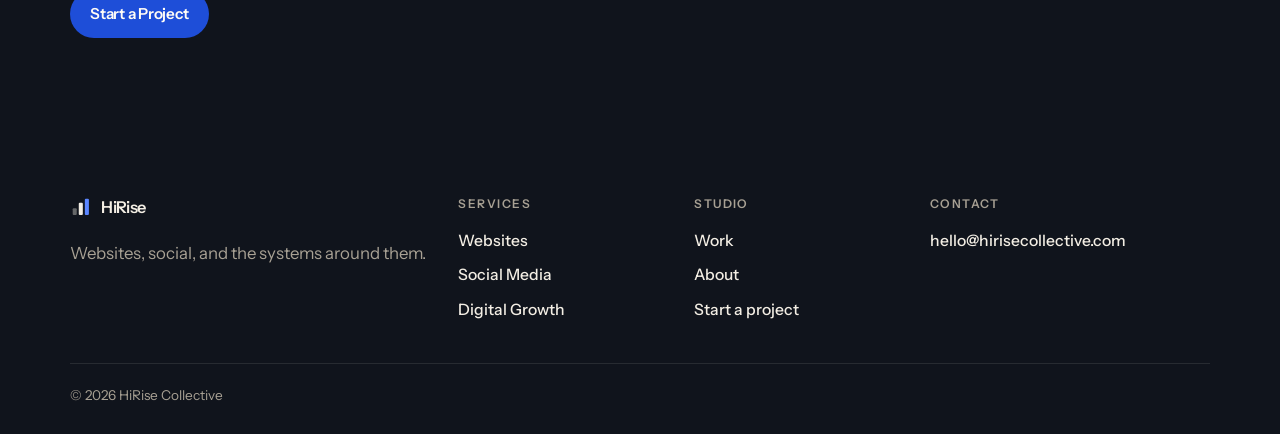
<file: websites.html>
<!DOCTYPE html>
<html lang="en">
<head>
  <meta charset="utf-8">
  <meta name="viewport" content="width=device-width, initial-scale=1">
  <title>Websites | HiRise Collective</title>
  <meta name="description" content="Websites built for modern business. Look right, work on a phone, make the next step obvious.">
  <meta name="theme-color" content="#10141C">
  <link rel="icon" href="favicon.svg" type="image/svg+xml">
  <link rel="preconnect" href="https://fonts.googleapis.com">
  <link rel="preconnect" href="https://fonts.gstatic.com" crossorigin>
  <link href="https://fonts.googleapis.com/css2?family=Instrument+Sans:ital,wght@0,400;0,500;0,600;0,700&family=Instrument+Serif:ital@0;1&display=swap" rel="stylesheet">
  <link rel="stylesheet" href="css/site.css">
</head>
<body>
  <a class="skip-link" href="#main">Skip to content</a>
  <header class="site-header">
    <div class="wrap header-inner">
      <a class="logo" href="index.html">
        <svg class="logo-mark" viewBox="0 0 32 32" aria-hidden="true"><rect x="4" y="18" width="6" height="10" rx="1.5" fill="currentColor" opacity=".38"/><rect x="13" y="10" width="6" height="18" rx="1.5" fill="currentColor"/><rect x="22" y="4" width="6" height="24" rx="1.5" fill="#5B86FF"/></svg>
        <span>HiRise</span>
      </a>
      <button class="nav-toggle" type="button" aria-expanded="false" aria-controls="site-nav">
        <span class="sr-only">Open menu</span>
        <span class="bar" aria-hidden="true"></span>
      </button>
      <nav id="site-nav" class="site-nav" aria-label="Primary">
        <ul>
          <li><a href="work.html">Work</a></li>
          <li class="has-sub">
            <a href="services.html">Services</a>
            <ul class="subnav">
              <li><a href="websites.html" aria-current="page">Websites</a></li>
              <li><a href="social.html">Social Media</a></li>
              <li><a href="growth.html">Digital Growth</a></li>
            </ul>
          </li>
          <li><a href="about.html">About</a></li>
          <li><a class="btn" href="start.html">Start a Project</a></li>
        </ul>
      </nav>
    </div>
  </header>
  <main id="main">
    <section class="page-hero band-dark">
      <div class="wrap">
        <p class="eyebrow">Websites</p>
        <h1>Websites built for modern business.</h1>
        <p class="support">It should look right, work on a phone, and make the next step obvious.</p>
      </div>
    </section>

    <section class="section">
      <div class="wrap split">
        <div>
          <p class="label">What we build</p>
          <ul class="chip-list">
            <li>Business sites</li>
            <li>Service sites</li>
            <li>E-commerce</li>
            <li>Landing pages</li>
            <li>Redesigns</li>
            <li>Custom pieces a business actually uses</li>
            <li>Integrations</li>
          </ul>
        </div>
        <div>
          <p class="label">Standard</p>
          <ul class="chip-list">
            <li>Responsive</li>
            <li>Mobile</li>
            <li>SEO fundamentals</li>
            <li>Analytics</li>
            <li>Forms</li>
            <li>Performance</li>
            <li>Security</li>
            <li>Clear UX</li>
          </ul>
        </div>
      </div>
    </section>

    <section class="section band-paper">
      <div class="wrap">
        <p class="label">Process</p>
        <ol class="process process-six">
          <li>
            <h3>Discovery</h3>
            <p>The business, the audience, the current site.</p>
          </li>
          <li>
            <h3>Strategy</h3>
            <p>Pages, messages, the action that matters.</p>
          </li>
          <li>
            <h3>Design</h3>
            <p>Layout, type, a system that feels current.</p>
          </li>
          <li>
            <h3>Development</h3>
            <p>Front end, forms, integrations.</p>
          </li>
          <li>
            <h3>Review</h3>
            <p>You see it working. We adjust what is unclear.</p>
          </li>
          <li>
            <h3>Launch</h3>
            <p>Live on your domain, checked on a phone.</p>
          </li>
        </ol>
      </div>
    </section>

    <section class="section band-dark close">
      <div class="wrap">
        <h2>Let’s build something better.</h2>
        <div class="actions">
          <a class="btn" href="start.html">Start a Project</a>
        </div>
      </div>
    </section>
  </main>
  <footer class="site-footer">
    <div class="wrap footer-grid">
      <div class="footer-brand">
        <a class="logo" href="index.html">
          <svg class="logo-mark" viewBox="0 0 32 32" aria-hidden="true"><rect x="4" y="18" width="6" height="10" rx="1.5" fill="currentColor" opacity=".38"/><rect x="13" y="10" width="6" height="18" rx="1.5" fill="currentColor"/><rect x="22" y="4" width="6" height="24" rx="1.5" fill="#5B86FF"/></svg>
          <span>HiRise</span>
        </a>
        <p>Websites, social, and the systems around them.</p>
      </div>
      <nav class="footer-col" aria-label="Services">
        <p class="footer-label">Services</p>
        <a href="websites.html">Websites</a>
        <a href="social.html">Social Media</a>
        <a href="growth.html">Digital Growth</a>
      </nav>
      <nav class="footer-col" aria-label="Studio">
        <p class="footer-label">Studio</p>
        <a href="work.html">Work</a>
        <a href="about.html">About</a>
        <a href="start.html">Start a project</a>
      </nav>
      <div class="footer-col">
        <p class="footer-label">Contact</p>
        <a href="mailto:hello@hirisecollective.com">hello@hirisecollective.com</a>
      </div>
    </div>
    <div class="wrap footer-base">
      <p class="footer-copy">© 2026 HiRise Collective</p>
    </div>
  </footer>
  <script src="js/site.js"></script>
</body>
</html>
</file>
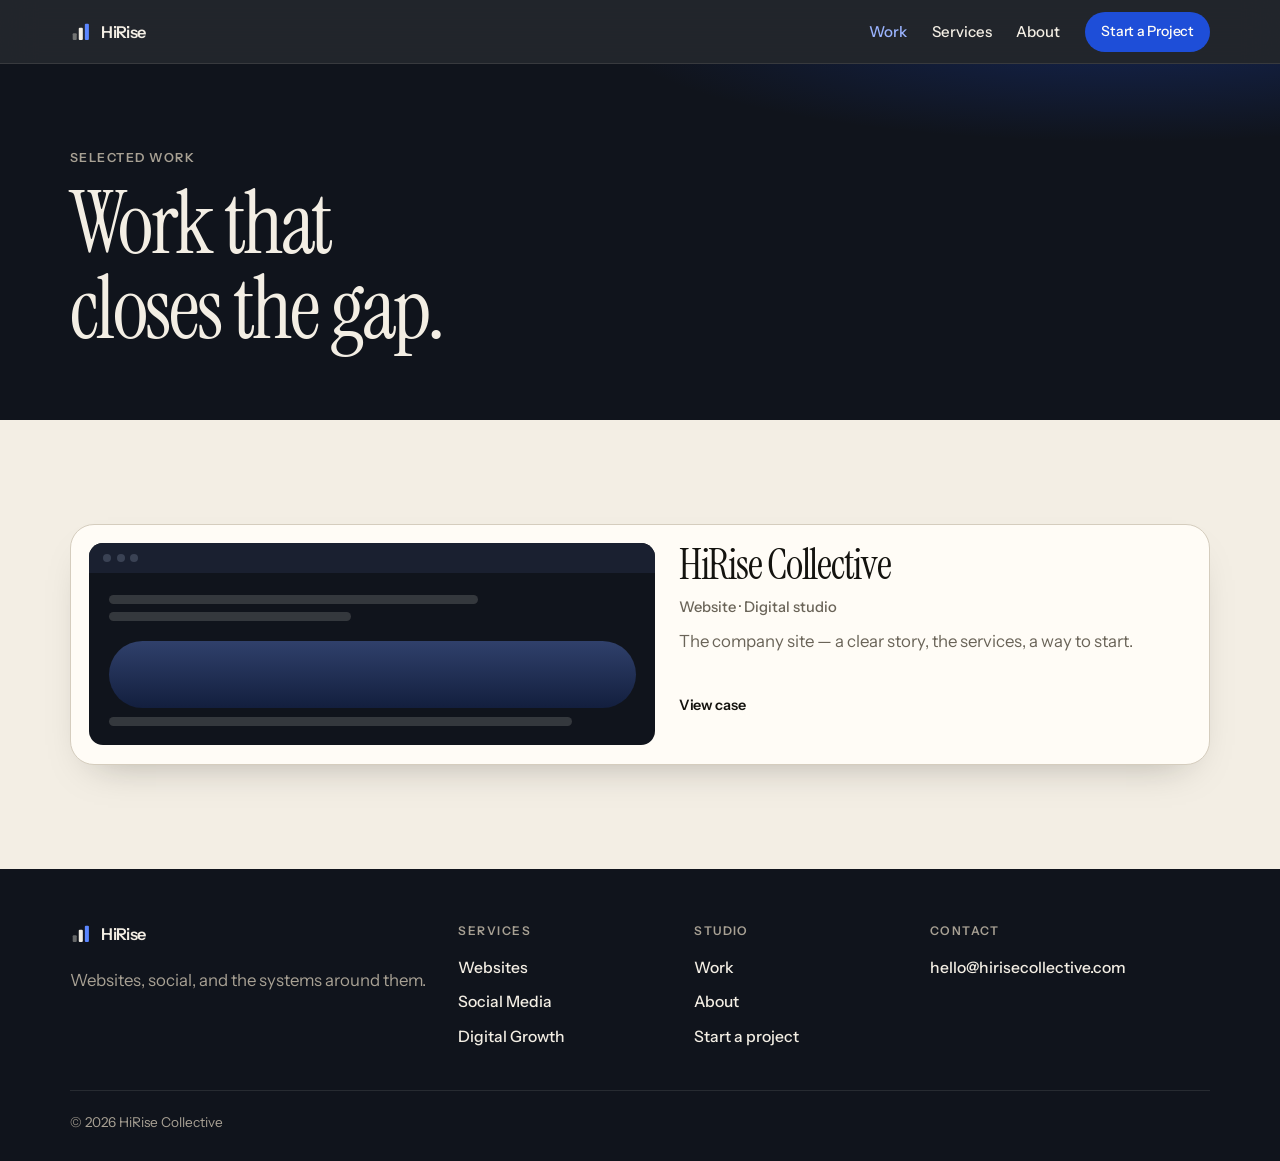
<file: work.html>
<!DOCTYPE html>
<html lang="en">
<head>
  <meta charset="utf-8">
  <meta name="viewport" content="width=device-width, initial-scale=1">
  <title>Work | HiRise Collective</title>
  <meta name="description" content="Selected work from HiRise Collective.">
  <meta name="theme-color" content="#10141C">
  <link rel="icon" href="favicon.svg" type="image/svg+xml">
  <link rel="preconnect" href="https://fonts.googleapis.com">
  <link rel="preconnect" href="https://fonts.gstatic.com" crossorigin>
  <link href="https://fonts.googleapis.com/css2?family=Instrument+Sans:ital,wght@0,400;0,500;0,600;0,700&family=Instrument+Serif:ital@0;1&display=swap" rel="stylesheet">
  <link rel="stylesheet" href="css/site.css">
</head>
<body>
  <a class="skip-link" href="#main">Skip to content</a>
  <header class="site-header">
    <div class="wrap header-inner">
      <a class="logo" href="index.html">
        <svg class="logo-mark" viewBox="0 0 32 32" aria-hidden="true"><rect x="4" y="18" width="6" height="10" rx="1.5" fill="currentColor" opacity=".38"/><rect x="13" y="10" width="6" height="18" rx="1.5" fill="currentColor"/><rect x="22" y="4" width="6" height="24" rx="1.5" fill="#5B86FF"/></svg>
        <span>HiRise</span>
      </a>
      <button class="nav-toggle" type="button" aria-expanded="false" aria-controls="site-nav">
        <span class="sr-only">Open menu</span>
        <span class="bar" aria-hidden="true"></span>
      </button>
      <nav id="site-nav" class="site-nav" aria-label="Primary">
        <ul>
          <li><a href="work.html" aria-current="page">Work</a></li>
          <li class="has-sub">
            <a href="services.html">Services</a>
            <ul class="subnav">
              <li><a href="websites.html">Websites</a></li>
              <li><a href="social.html">Social Media</a></li>
              <li><a href="growth.html">Digital Growth</a></li>
            </ul>
          </li>
          <li><a href="about.html">About</a></li>
          <li><a class="btn" href="start.html">Start a Project</a></li>
        </ul>
      </nav>
    </div>
  </header>
  <main id="main">
    <section class="page-hero band-dark">
      <div class="wrap">
        <p class="eyebrow">Selected work</p>
        <h1>Work that closes the gap.</h1>
      </div>
    </section>
    <section class="section">
      <div class="wrap">
        <a class="work-card" href="work/hirise.html">
          <div class="preview" aria-hidden="true">
            <div class="preview-bar"><i></i><i></i><i></i></div>
            <div class="preview-body">
              <span class="preview-line w-70"></span>
              <span class="preview-line w-46"></span>
              <span class="preview-line lg"></span>
              <span class="preview-line w-88"></span>
            </div>
          </div>
          <div>
            <h2>HiRise Collective</h2>
            <p class="meta">Website · Digital studio</p>
            <p>The company site — a clear story, the services, a way to start.</p>
            <span class="card-go">View case</span>
          </div>
        </a>
      </div>
    </section>
  </main>
  <footer class="site-footer">
    <div class="wrap footer-grid">
      <div class="footer-brand">
        <a class="logo" href="index.html">
          <svg class="logo-mark" viewBox="0 0 32 32" aria-hidden="true"><rect x="4" y="18" width="6" height="10" rx="1.5" fill="currentColor" opacity=".38"/><rect x="13" y="10" width="6" height="18" rx="1.5" fill="currentColor"/><rect x="22" y="4" width="6" height="24" rx="1.5" fill="#5B86FF"/></svg>
          <span>HiRise</span>
        </a>
        <p>Websites, social, and the systems around them.</p>
      </div>
      <nav class="footer-col" aria-label="Services">
        <p class="footer-label">Services</p>
        <a href="websites.html">Websites</a>
        <a href="social.html">Social Media</a>
        <a href="growth.html">Digital Growth</a>
      </nav>
      <nav class="footer-col" aria-label="Studio">
        <p class="footer-label">Studio</p>
        <a href="work.html">Work</a>
        <a href="about.html">About</a>
        <a href="start.html">Start a project</a>
      </nav>
      <div class="footer-col">
        <p class="footer-label">Contact</p>
        <a href="mailto:hello@hirisecollective.com">hello@hirisecollective.com</a>
      </div>
    </div>
    <div class="wrap footer-base">
      <p class="footer-copy">© 2026 HiRise Collective</p>
    </div>
  </footer>
  <script src="js/site.js"></script>
</body>
</html>
</file>
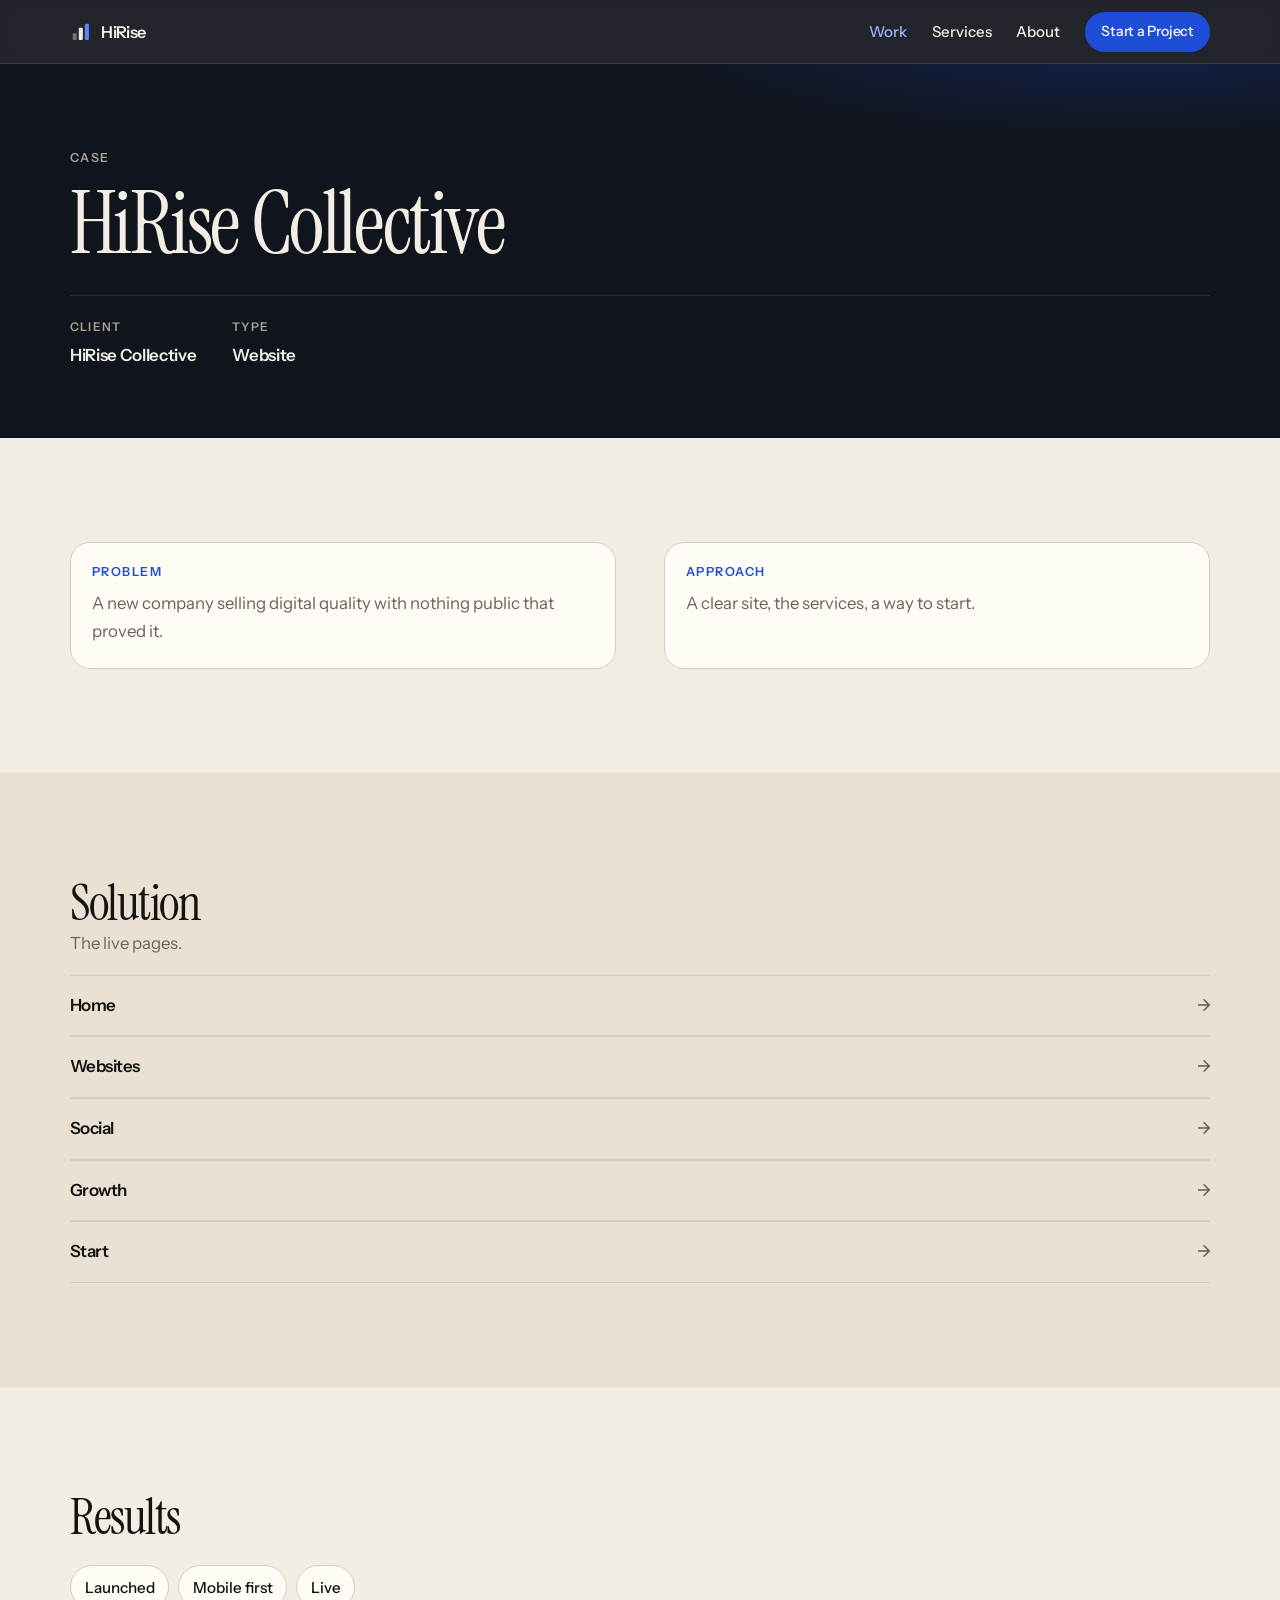
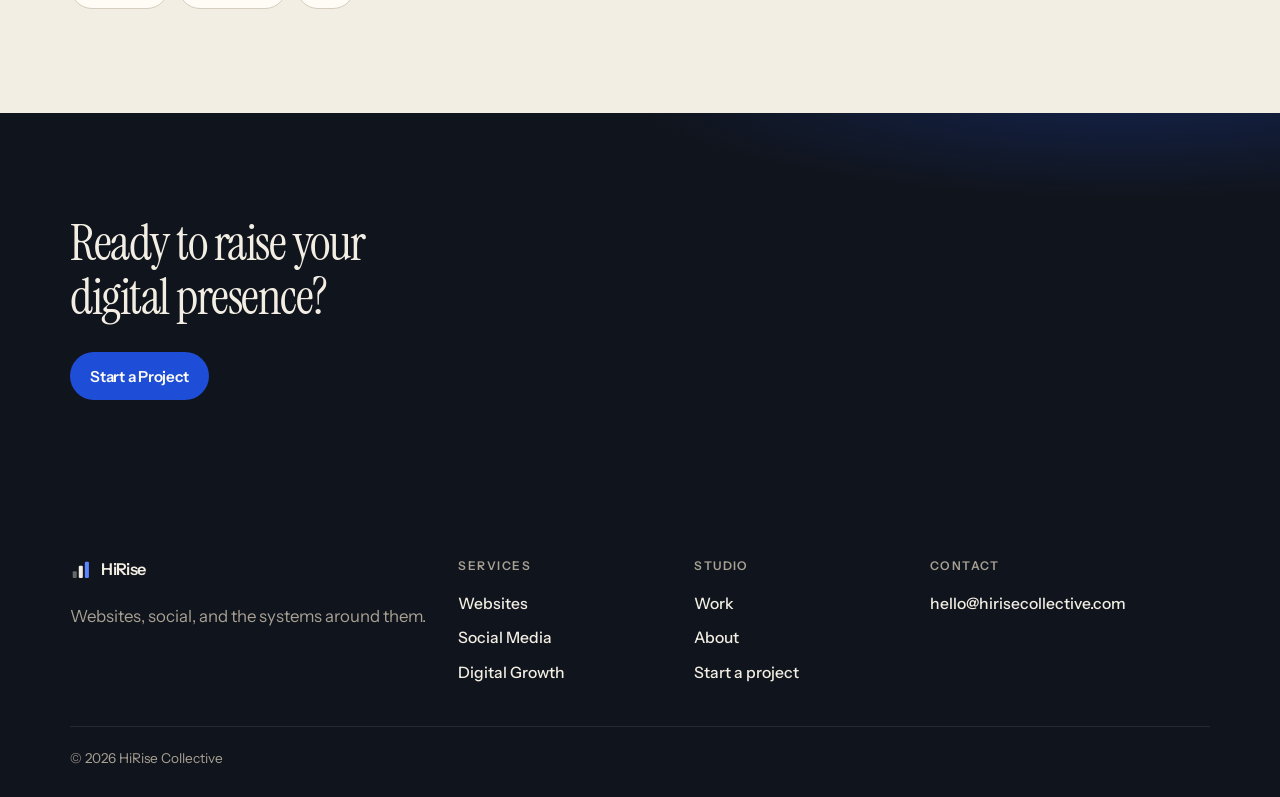
<file: work/hirise.html>
<!DOCTYPE html>
<html lang="en">
<head>
  <meta charset="utf-8">
  <meta name="viewport" content="width=device-width, initial-scale=1">
  <title>HiRise Collective website | Work</title>
  <meta name="description" content="The HiRise Collective website. A clear site, the services, a way to start.">
  <meta name="theme-color" content="#10141C">
  <link rel="icon" href="../favicon.svg" type="image/svg+xml">
  <link rel="preconnect" href="https://fonts.googleapis.com">
  <link rel="preconnect" href="https://fonts.gstatic.com" crossorigin>
  <link href="https://fonts.googleapis.com/css2?family=Instrument+Sans:ital,wght@0,400;0,500;0,600;0,700&family=Instrument+Serif:ital@0;1&display=swap" rel="stylesheet">
  <link rel="stylesheet" href="../css/site.css">
</head>
<body>
  <a class="skip-link" href="#main">Skip to content</a>
  <header class="site-header">
    <div class="wrap header-inner">
      <a class="logo" href="../index.html">
        <svg class="logo-mark" viewBox="0 0 32 32" aria-hidden="true"><rect x="4" y="18" width="6" height="10" rx="1.5" fill="currentColor" opacity=".38"/><rect x="13" y="10" width="6" height="18" rx="1.5" fill="currentColor"/><rect x="22" y="4" width="6" height="24" rx="1.5" fill="#5B86FF"/></svg>
        <span>HiRise</span>
      </a>
      <button class="nav-toggle" type="button" aria-expanded="false" aria-controls="site-nav">
        <span class="sr-only">Open menu</span>
        <span class="bar" aria-hidden="true"></span>
      </button>
      <nav id="site-nav" class="site-nav" aria-label="Primary">
        <ul>
          <li><a href="../work.html" aria-current="page">Work</a></li>
          <li class="has-sub">
            <a href="../services.html">Services</a>
            <ul class="subnav">
              <li><a href="../websites.html">Websites</a></li>
              <li><a href="../social.html">Social Media</a></li>
              <li><a href="../growth.html">Digital Growth</a></li>
            </ul>
          </li>
          <li><a href="../about.html">About</a></li>
          <li><a class="btn" href="../start.html">Start a Project</a></li>
        </ul>
      </nav>
    </div>
  </header>
  <main id="main">
    <article>
      <section class="page-hero band-dark">
        <div class="wrap">
          <p class="eyebrow">Case</p>
          <h1>HiRise Collective</h1>
          <dl class="case-meta">
            <div>
              <dt>Client</dt>
              <dd>HiRise Collective</dd>
            </div>
            <div>
              <dt>Type</dt>
              <dd>Website</dd>
            </div>
          </dl>
        </div>
      </section>

      <section class="section">
        <div class="wrap split">
          <div class="case-block">
            <h2>Problem</h2>
            <p>A new company selling digital quality with nothing public that proved it.</p>
          </div>
          <div class="case-block">
            <h2>Approach</h2>
            <p>A clear site, the services, a way to start.</p>
          </div>
        </div>
      </section>

      <section class="section band-paper">
        <div class="wrap">
          <h2>Solution</h2>
          <p>The live pages.</p>
          <ul class="page-list">
            <li><a href="../index.html">Home</a></li>
            <li><a href="../websites.html">Websites</a></li>
            <li><a href="../social.html">Social</a></li>
            <li><a href="../growth.html">Growth</a></li>
            <li><a href="../start.html">Start</a></li>
          </ul>
        </div>
      </section>

      <section class="section">
        <div class="wrap">
          <h2>Results</h2>
          <ul class="chip-list" style="margin-top: 1.25rem;">
            <li>Launched</li>
            <li>Mobile first</li>
            <li>Live</li>
          </ul>
        </div>
      </section>

      <section class="section band-dark close">
        <div class="wrap">
          <h2>Ready to raise your digital presence?</h2>
          <div class="actions">
            <a class="btn" href="../start.html">Start a Project</a>
          </div>
        </div>
      </section>
    </article>
  </main>
  <footer class="site-footer">
    <div class="wrap footer-grid">
      <div class="footer-brand">
        <a class="logo" href="../index.html">
          <svg class="logo-mark" viewBox="0 0 32 32" aria-hidden="true"><rect x="4" y="18" width="6" height="10" rx="1.5" fill="currentColor" opacity=".38"/><rect x="13" y="10" width="6" height="18" rx="1.5" fill="currentColor"/><rect x="22" y="4" width="6" height="24" rx="1.5" fill="#5B86FF"/></svg>
          <span>HiRise</span>
        </a>
        <p>Websites, social, and the systems around them.</p>
      </div>
      <nav class="footer-col" aria-label="Services">
        <p class="footer-label">Services</p>
        <a href="../websites.html">Websites</a>
        <a href="../social.html">Social Media</a>
        <a href="../growth.html">Digital Growth</a>
      </nav>
      <nav class="footer-col" aria-label="Studio">
        <p class="footer-label">Studio</p>
        <a href="../work.html">Work</a>
        <a href="../about.html">About</a>
        <a href="../start.html">Start a project</a>
      </nav>
      <div class="footer-col">
        <p class="footer-label">Contact</p>
        <a href="mailto:hello@hirisecollective.com">hello@hirisecollective.com</a>
      </div>
    </div>
    <div class="wrap footer-base">
      <p class="footer-copy">© 2026 HiRise Collective</p>
    </div>
  </footer>
  <script src="../js/site.js"></script>
</body>
</html>
</file>
<file: css/site.css>
/* HiRise Collective — studio system. Warm paper, ink, cobalt. */

:root {
  --ink: #14130F;
  --ink-soft: #2C291F;
  --cream: #F3EEE4;
  --paper: #E8E1D4;
  --white: #FFFCF6;
  --blue: #1E4ED8;
  --blue-deep: #153AAD;
  --blue-glow: rgba(30, 78, 216, 0.28);
  --muted: #6A6458;
  --line: #D5CDBE;
  --line-strong: #C4BBA9;
  --dark: #10141C;
  --dark-2: #181D28;
  --on-dark: #F3EEE4;
  --on-dark-muted: #A8A194;
  --header: 4rem;
  --radius: 1.25rem;
  --radius-sm: 0.85rem;
  --shadow: 0 18px 40px -24px rgba(20, 19, 15, 0.35);
  --ease: cubic-bezier(0.22, 1, 0.36, 1);
}

*,
*::before,
*::after { box-sizing: border-box; }

html {
  -webkit-text-size-adjust: 100%;
  text-size-adjust: 100%;
  scroll-behavior: smooth;
  scroll-padding-top: calc(var(--header) + 0.75rem);
}

html,
body { overflow-x: clip; }

body {
  margin: 0;
  min-height: 100vh;
  display: flex;
  flex-direction: column;
  font-family: "Instrument Sans", ui-sans-serif, system-ui, sans-serif;
  font-size: 1.05rem;
  font-weight: 400;
  line-height: 1.65;
  color: var(--ink);
  background: var(--cream);
  -webkit-font-smoothing: antialiased;
  -moz-osx-font-smoothing: grayscale;
}

body.nav-open { overflow: hidden; }

main { flex: 1 0 auto; }

img { display: block; max-width: 100%; }

a {
  color: var(--blue);
  text-decoration-thickness: 1px;
  text-underline-offset: 0.18em;
}

a:hover { color: var(--blue-deep); }

h1, h2, h3, h4 {
  margin: 0;
  font-family: "Instrument Serif", "Times New Roman", serif;
  font-weight: 400;
  letter-spacing: -0.03em;
  color: var(--ink);
  text-wrap: balance;
}

h1 {
  font-size: clamp(2.15rem, 8.4vw, 5.4rem);
  line-height: 0.98;
  max-width: 14ch;
}

h2 {
  font-size: clamp(1.85rem, 4.4vw, 3.1rem);
  line-height: 1.08;
}

h3 {
  font-family: "Instrument Sans", ui-sans-serif, system-ui, sans-serif;
  font-size: 1.12rem;
  letter-spacing: -0.03em;
  line-height: 1.3;
  font-weight: 600;
}

p {
  margin: 0 0 1em;
  color: var(--muted);
  max-width: 36em;
  text-wrap: pretty;
}

p:last-child { margin-bottom: 0; }

p.ink { color: var(--ink); }

:focus-visible {
  outline: 2px solid var(--blue);
  outline-offset: 3px;
}

::selection {
  background: #C9D6F7;
  color: var(--ink);
}

.skip-link {
  position: absolute;
  left: 1rem;
  top: -3.5rem;
  z-index: 80;
  background: var(--blue);
  color: var(--white);
  padding: 0.5rem 0.85rem;
  border-radius: 8px;
  font-weight: 600;
  text-decoration: none;
}

.skip-link:focus {
  top: 0.75rem;
  color: var(--white);
}

.sr-only {
  position: absolute;
  width: 1px;
  height: 1px;
  padding: 0;
  margin: -1px;
  overflow: hidden;
  clip: rect(0, 0, 0, 0);
  white-space: nowrap;
  border: 0;
}

.wrap {
  width: min(1120px, calc(100% - 3rem));
  margin-inline: auto;
}

.eyebrow,
.label {
  display: block;
  margin: 0 0 0.85rem;
  font-family: "Instrument Sans", ui-sans-serif, system-ui, sans-serif;
  font-size: 0.78rem;
  font-weight: 600;
  letter-spacing: 0.12em;
  text-transform: uppercase;
  color: var(--muted);
}

.band-dark .eyebrow,
.band-dark .label { color: var(--on-dark-muted); }

/* Header */

.site-header {
  position: sticky;
  top: 0;
  z-index: 40;
  height: var(--header);
  padding-top: env(safe-area-inset-top);
  background: color-mix(in srgb, var(--dark) 92%, transparent);
  backdrop-filter: blur(16px);
  -webkit-backdrop-filter: blur(16px);
  border-bottom: 1px solid color-mix(in srgb, var(--on-dark) 10%, transparent);
}

.site-header.is-compact {
  box-shadow: 0 12px 32px -18px rgba(0, 0, 0, 0.55);
}

.header-inner {
  height: var(--header);
  display: flex;
  align-items: center;
  justify-content: space-between;
  gap: 1rem;
}

.logo {
  display: inline-flex;
  align-items: center;
  gap: 0.6rem;
  font-weight: 600;
  font-size: 1.02rem;
  letter-spacing: -0.04em;
  color: var(--on-dark);
  text-decoration: none;
}

.logo:hover { color: var(--on-dark); }

.logo-mark {
  width: 1.35rem;
  height: 1.35rem;
  flex: 0 0 auto;
}

.site-footer .logo { color: var(--on-dark); }
.site-footer .logo:hover { color: var(--on-dark); }

.site-nav ul {
  display: flex;
  align-items: center;
  gap: 0 1.55rem;
  list-style: none;
  margin: 0;
  padding: 0;
}

.site-nav a {
  color: var(--on-dark);
  text-decoration: none;
  font-weight: 500;
  font-size: 0.94rem;
}

.site-nav a:hover { color: #9BB4FF; }

.site-nav a[aria-current="page"] { color: #9BB4FF; }

.site-nav a.btn,
.site-nav a.btn:hover {
  color: var(--white);
  background: var(--blue);
}

.site-nav a.btn:hover { background: var(--blue-deep); }

.has-sub { position: relative; }

.subnav {
  position: absolute;
  top: calc(100% + 0.75rem);
  left: -0.9rem;
  min-width: 13rem;
  padding: 0.45rem;
  list-style: none;
  margin: 0;
  opacity: 0;
  visibility: hidden;
  transform: translateY(6px);
  transition: opacity 0.18s var(--ease), transform 0.18s var(--ease), visibility 0.18s;
  background: var(--white);
  border: 1px solid var(--line);
  border-radius: 12px;
  box-shadow: var(--shadow);
}

.subnav::before {
  content: "";
  position: absolute;
  left: 0;
  right: 0;
  top: -0.75rem;
  height: 0.75rem;
}

.has-sub:hover > .subnav,
.has-sub:focus-within > .subnav {
  opacity: 1;
  visibility: visible;
  transform: none;
}

.subnav a {
  display: block;
  padding: 0.6rem 0.8rem;
  border-radius: 8px;
}

.subnav a:hover {
  color: var(--blue);
  background: color-mix(in srgb, var(--blue) 7%, var(--white));
}

.nav-toggle {
  display: none;
  width: 44px;
  height: 44px;
  border: 0;
  background: transparent;
  padding: 0;
  cursor: pointer;
  position: relative;
  z-index: 50;
}

.nav-toggle .bar,
.nav-toggle .bar::before,
.nav-toggle .bar::after {
  display: block;
  width: 18px;
  height: 1.5px;
  background: var(--on-dark);
  position: absolute;
  left: 13px;
  transition: transform 0.2s var(--ease), top 0.2s var(--ease), background 0.2s;
}

.nav-toggle .bar { top: 21px; }

.nav-toggle .bar::before,
.nav-toggle .bar::after { content: ""; left: 0; }

.nav-toggle .bar::before { top: -6px; }

.nav-toggle .bar::after { top: 6px; }

.nav-toggle[aria-expanded="true"] .bar { background: transparent; }

.nav-toggle[aria-expanded="true"] .bar::before {
  top: 0;
  transform: rotate(45deg);
}

.nav-toggle[aria-expanded="true"] .bar::after {
  top: 0;
  transform: rotate(-45deg);
}

/* Buttons */

.btn {
  display: inline-flex;
  align-items: center;
  justify-content: center;
  gap: 0.45rem;
  min-height: 48px;
  padding: 0.7rem 1.25rem;
  border-radius: 999px;
  font-weight: 600;
  font-size: 0.95rem;
  letter-spacing: -0.015em;
  text-decoration: none;
  border: 0;
  background: var(--blue);
  color: var(--white);
  cursor: pointer;
  font-family: inherit;
  transition: background 0.18s var(--ease), transform 0.18s var(--ease), color 0.18s;
}

.btn:hover {
  background: var(--blue-deep);
  color: var(--white);
}

.btn-ghost {
  background: transparent;
  color: var(--ink);
  border: 1px solid var(--line-strong);
}

.btn-ghost:hover {
  background: var(--white);
  color: var(--ink);
  border-color: var(--ink);
}

.hero .btn-ghost,
.band-dark .btn-ghost {
  color: var(--on-dark);
  border-color: color-mix(in srgb, var(--on-dark) 52%, transparent);
}

.hero .btn-ghost:hover,
.band-dark .btn-ghost:hover {
  background: color-mix(in srgb, var(--on-dark) 8%, transparent);
  color: var(--on-dark);
  border-color: var(--on-dark);
}

.site-nav .btn {
  min-height: 40px;
  padding: 0.4rem 1rem;
  font-size: 0.88rem;
}

.actions {
  display: flex;
  flex-wrap: wrap;
  gap: 0.75rem;
  margin-top: 1.75rem;
}

/* Sections */

.section { padding: 5.5rem 0; }

.band-paper { background: var(--paper); }

.band-dark {
  background:
    radial-gradient(ellipse 70% 55% at 88% -10%, var(--blue-glow), transparent 58%),
    var(--dark);
  color: var(--on-dark);
}

.band-dark h1,
.band-dark h2,
.band-dark h3,
.band-dark .statement { color: var(--on-dark); }

.band-dark p,
.band-dark .support { color: var(--on-dark-muted); }

/* Hero */

.hero {
  position: relative;
  display: grid;
  align-items: end;
  padding: 3.25rem 0 4.25rem;
  background:
    radial-gradient(ellipse 80% 60% at 100% 0%, var(--blue-glow), transparent 55%),
    var(--dark);
  color: var(--on-dark);
  overflow: hidden;
}

.hero::after {
  content: "";
  position: absolute;
  inset: auto 0 0 0;
  height: 1px;
  background: color-mix(in srgb, var(--on-dark) 10%, transparent);
}

.hero-grid {
  display: grid;
  gap: 2.75rem;
}

.hero h1,
.hero .support,
.page-hero h1 { color: inherit; }

.hero h1 { max-width: 13ch; }

.support {
  margin: 1.2rem 0 0;
  font-size: 1.08rem;
  color: var(--on-dark-muted);
  max-width: 30em;
}

.hero .actions { margin-top: 1.85rem; }

.rise {
  display: grid;
  grid-template-columns: 1fr 1fr 1fr;
  align-items: end;
  gap: 0.7rem;
  height: 9.5rem;
  padding: 1.15rem 1.15rem 0;
  border: 1px solid color-mix(in srgb, var(--on-dark) 12%, transparent);
  border-radius: var(--radius);
  background:
    linear-gradient(180deg, transparent 0%, color-mix(in srgb, var(--on-dark) 3%, transparent) 100%),
    repeating-linear-gradient(
      to right,
      transparent,
      transparent 19px,
      color-mix(in srgb, var(--on-dark) 6%, transparent) 20px
    );
}

.rise span {
  display: block;
  border-radius: 10px 10px 0 0;
  background: linear-gradient(180deg, #8AABFF 0%, #1E4ED8 100%);
}

.rise span:nth-child(1) { height: 42%; opacity: 0.42; }
.rise span:nth-child(2) { height: 68%; opacity: 0.74; }
.rise span:nth-child(3) { height: 100%; }
.rise span:nth-child(4),
.rise span:nth-child(5) { display: none; }

.page-hero {
  padding: 3.5rem 0 0.5rem;
}

.page-hero.band-dark {
  padding: 3.75rem 0 3.25rem;
}

.page-hero h1 { max-width: 15ch; }

.page-hero .support {
  margin-top: 1.1rem;
  color: var(--muted);
}

.page-hero.band-dark .support { color: var(--on-dark-muted); }

/* Cards */

.card-grid {
  display: grid;
  gap: 1rem;
}

.card {
  display: flex;
  flex-direction: column;
  min-height: 100%;
  padding: 1.4rem 1.3rem 1.3rem;
  border: 1px solid color-mix(in srgb, var(--line-strong) 80%, var(--line));
  border-radius: var(--radius);
  background: var(--white);
  text-decoration: none;
  color: inherit;
  box-shadow: 0 16px 36px -26px rgba(20, 19, 15, 0.45);
  transition: transform 0.2s var(--ease), border-color 0.2s, box-shadow 0.2s;
}

a.card:hover {
  transform: translateY(-3px);
  border-color: color-mix(in srgb, var(--blue) 35%, var(--line));
  box-shadow: 0 22px 44px -22px rgba(20, 19, 15, 0.4);
  color: inherit;
}

.card-index {
  font-size: 0.78rem;
  font-weight: 600;
  letter-spacing: 0.1em;
  color: var(--blue);
  margin-bottom: 1.35rem;
}

.card h2,
.card h3 {
  margin-bottom: 0.55rem;
}

.card p {
  margin: 0;
  flex: 1;
}

.card-go {
  display: inline-flex;
  align-items: center;
  gap: 0.35rem;
  margin-top: 1.35rem;
  font-size: 0.9rem;
  font-weight: 600;
  color: var(--ink);
  letter-spacing: -0.02em;
}

a.card:hover .card-go { color: var(--blue); }

/* Work */

.work-card {
  display: grid;
  gap: 1.25rem;
  padding: 1rem;
  border: 1px solid var(--line);
  border-radius: calc(var(--radius) + 0.25rem);
  background: var(--white);
  text-decoration: none;
  color: inherit;
  box-shadow: var(--shadow);
  transition: transform 0.2s var(--ease), border-color 0.2s;
}

a.work-card:hover {
  transform: translateY(-3px);
  border-color: color-mix(in srgb, var(--blue) 35%, var(--line));
  color: inherit;
}

.work-card h2 {
  font-size: clamp(1.8rem, 4vw, 2.6rem);
  max-width: 12ch;
  margin: 0 0 0.45rem;
}

.work-card .meta {
  margin: 0 0 0.55rem;
  color: var(--muted);
  font-size: 0.92rem;
  font-weight: 500;
}

.work-card p { max-width: 28em; }

.preview {
  border-radius: 14px;
  overflow: hidden;
  background: var(--dark);
  min-height: 13rem;
  display: flex;
  flex-direction: column;
}

.preview-bar {
  display: flex;
  gap: 0.35rem;
  padding: 0.7rem 0.85rem;
  background: #1A2030;
}

.preview-bar i {
  width: 0.5rem;
  height: 0.5rem;
  border-radius: 50%;
  background: #3A4254;
}

.preview-body {
  flex: 1;
  padding: 1.35rem 1.2rem 1.2rem;
  display: grid;
  align-content: start;
  gap: 0.55rem;
}

.preview-line {
  height: 0.55rem;
  border-radius: 99px;
  background: color-mix(in srgb, var(--on-dark) 16%, transparent);
}

.preview-line.w-70 { width: 70%; }
.preview-line.w-46 { width: 46%; }
.preview-line.w-88 { width: 88%; }
.preview-line.lg {
  height: 4.2rem;
  margin-top: 0.7rem;
  background: linear-gradient(180deg, rgba(107, 147, 255, 0.35), rgba(30, 78, 216, 0.18));
}

/* Why */

.statement {
  font-family: "Instrument Serif", "Times New Roman", serif;
  font-size: clamp(1.85rem, 4vw, 2.85rem);
  line-height: 1.12;
  letter-spacing: -0.03em;
  font-weight: 400;
  color: var(--ink);
  max-width: 16ch;
}

.statement + p {
  margin-top: 1.25rem;
  max-width: 32em;
}

/* Process */

.process {
  display: grid;
  grid-template-columns: 1fr;
  gap: 0.85rem;
  margin: 0;
  padding: 0;
  counter-reset: step;
}

.process li {
  list-style: none;
  padding: 1.25rem 1.2rem 1.2rem;
  border: 1px solid var(--line);
  border-radius: var(--radius-sm);
  background: var(--white);
  counter-increment: step;
}

.process li::before {
  content: counter(step, decimal-leading-zero);
  display: block;
  margin-bottom: 0.85rem;
  font-size: 0.75rem;
  font-weight: 600;
  letter-spacing: 0.1em;
  color: var(--blue);
}

.process h3 { margin: 0 0 0.4rem; }

.process p {
  margin: 0;
  font-size: 0.98rem;
  max-width: 24em;
}

/* Split */

.split {
  display: grid;
  gap: 2rem;
}

/* Lists */

.chip-list,
.plain,
.page-list {
  list-style: none;
  margin: 0;
  padding: 0;
}

.chip-list {
  display: flex;
  flex-wrap: wrap;
  gap: 0.55rem;
}

.chip-list li,
.plain li {
  color: var(--ink);
}

.chip-list li {
  padding: 0.55rem 0.85rem;
  border: 1px solid var(--line);
  border-radius: 999px;
  background: var(--white);
  font-size: 0.95rem;
  font-weight: 500;
}

.plain li {
  padding: 0.95rem 0;
  border-top: 1px solid var(--line);
}

.plain li:last-child { border-bottom: 1px solid var(--line); }

.page-list a {
  display: flex;
  align-items: center;
  justify-content: space-between;
  padding: 1rem 0;
  border-top: 1px solid var(--line);
  text-decoration: none;
  color: var(--ink);
  font-weight: 600;
  letter-spacing: -0.03em;
}

.page-list a:last-child { border-bottom: 1px solid var(--line); }

.page-list a:hover { color: var(--blue); }

.page-list a::after {
  content: "→";
  font-weight: 500;
  color: var(--muted);
}

/* Blue moment */

.pull {
  margin: 0;
  font-family: "Instrument Serif", "Times New Roman", serif;
  font-size: clamp(2.1rem, 6vw, 4.2rem);
  font-weight: 400;
  letter-spacing: -0.04em;
  line-height: 1.02;
  color: var(--on-dark);
  max-width: 12ch;
}

.blue-line {
  margin: 0;
  font-family: "Instrument Serif", "Times New Roman", serif;
  font-size: clamp(2.1rem, 6vw, 4.2rem);
  font-weight: 400;
  letter-spacing: -0.04em;
  line-height: 1.02;
  color: var(--blue);
  max-width: 12ch;
}

/* Case */

.case-meta {
  display: flex;
  flex-wrap: wrap;
  gap: 1.25rem 2.25rem;
  margin: 1.75rem 0 0;
  padding-top: 1.35rem;
  border-top: 1px solid color-mix(in srgb, var(--on-dark) 12%, transparent);
}

.case-meta div { margin: 0; }

.case-meta dt {
  font-size: 0.75rem;
  font-weight: 600;
  letter-spacing: 0.1em;
  text-transform: uppercase;
  color: var(--on-dark-muted);
  margin: 0 0 0.3rem;
}

.case-meta dd {
  margin: 0;
  font-weight: 600;
  letter-spacing: -0.02em;
  color: var(--on-dark);
}

.case-block {
  padding: 1.4rem 1.3rem;
  border: 1px solid var(--line);
  border-radius: var(--radius);
  background: var(--white);
}

.case-block h2 {
  font-family: "Instrument Sans", ui-sans-serif, system-ui, sans-serif;
  font-size: 0.78rem;
  font-weight: 600;
  letter-spacing: 0.12em;
  text-transform: uppercase;
  color: var(--blue);
  margin-bottom: 0.7rem;
}

/* Form */

.form-layout {
  display: grid;
  gap: 2.25rem;
}

.form {
  max-width: 38rem;
  display: grid;
  gap: 1.05rem;
  padding: 1.25rem 1.15rem 1.35rem;
  border: 1px solid var(--line);
  border-radius: calc(var(--radius) + 0.1rem);
  background: var(--white);
  box-shadow: var(--shadow);
}

.field { display: grid; gap: 0.4rem; }

.field label {
  font-weight: 600;
  font-size: 0.9rem;
}

.opt {
  font-weight: 400;
  color: var(--muted);
}

.field input,
.field select,
.field textarea {
  font: inherit;
  font-size: 16px;
  color: var(--ink);
  background: var(--cream);
  border: 1px solid var(--line);
  border-radius: 12px;
  padding: 0.8rem 0.9rem;
  min-height: 48px;
  width: 100%;
}

.field textarea {
  min-height: 140px;
  resize: vertical;
}

.field select {
  appearance: none;
  background-image: linear-gradient(45deg, transparent 50%, var(--muted) 50%), linear-gradient(135deg, var(--muted) 50%, transparent 50%);
  background-position: calc(100% - 18px) 20px, calc(100% - 13px) 20px;
  background-size: 5px 5px, 5px 5px;
  background-repeat: no-repeat;
  background-color: var(--cream);
}

.field input:focus,
.field select:focus,
.field textarea:focus {
  outline: none;
  border-color: var(--blue);
  box-shadow: 0 0 0 3px color-mix(in srgb, var(--blue) 18%, transparent);
}

.form .btn {
  justify-self: stretch;
  min-width: 0;
}

.form-note {
  font-size: 0.95rem;
  color: var(--muted);
}

.form-note a { font-weight: 600; }

.person {
  display: grid;
  gap: 0.2rem;
  margin-top: 2rem;
  padding: 1.2rem 1.2rem;
  border: 1px solid var(--line);
  border-radius: var(--radius-sm);
  background: var(--white);
  max-width: 28em;
}

.person strong {
  display: block;
  font-size: 1.12rem;
  letter-spacing: -0.03em;
  color: var(--ink);
}

.person span {
  display: block;
  color: var(--muted);
}

.close h2 { max-width: 14ch; }

/* Footer */

.site-footer {
  padding: 3.25rem 0 1.75rem;
  background: var(--dark);
  color: var(--on-dark);
}

.footer-grid {
  display: grid;
  gap: 2rem 1.5rem;
}

.footer-brand p {
  margin-top: 0.85rem;
  color: var(--on-dark-muted);
  max-width: 22em;
}

.footer-col {
  display: grid;
  align-content: start;
  gap: 0.55rem;
}

.footer-label {
  margin: 0 0 0.35rem;
  font-size: 0.75rem;
  font-weight: 600;
  letter-spacing: 0.12em;
  text-transform: uppercase;
  color: var(--on-dark-muted);
}

.footer-col a {
  color: var(--on-dark);
  text-decoration: none;
  font-size: 0.98rem;
  font-weight: 500;
}

.footer-col a:hover { color: #8AA6FF; }

.footer-base {
  display: flex;
  flex-wrap: wrap;
  justify-content: space-between;
  gap: 0.6rem 1.25rem;
  margin-top: 2.5rem;
  padding-top: 1.25rem;
  border-top: 1px solid color-mix(in srgb, var(--on-dark) 10%, transparent);
}

.footer-copy {
  margin: 0;
  max-width: none;
  font-size: 0.85rem;
  color: var(--on-dark-muted);
}

/* Mobile nav + layout */

@media (max-width: 880px) {
  :root { --header: 3.65rem; }

  .nav-toggle { display: block; }

  .site-nav {
    position: fixed;
    top: var(--header);
    left: 0;
    right: 0;
    bottom: 0;
    display: block;
    background: var(--cream);
    padding: 0.5rem 1.25rem calc(2rem + env(safe-area-inset-bottom));
    overflow-y: auto;
    -webkit-overflow-scrolling: touch;
    transform: translateX(100%);
    visibility: hidden;
    transition: transform 0.28s var(--ease), visibility 0.28s;
  }

  .site-nav.is-open {
    transform: none;
    visibility: visible;
  }

  .site-nav ul {
    flex-direction: column;
    align-items: stretch;
    gap: 0;
  }

  .site-nav > ul > li { border-top: 1px solid var(--line); }

  .site-nav a {
    color: var(--ink);
  }

  .site-nav a:hover,
  .site-nav a[aria-current="page"] { color: var(--blue); }

  .site-nav > ul > li > a {
    display: flex;
    align-items: center;
    min-height: 56px;
    font-size: 1.35rem;
    font-weight: 600;
    letter-spacing: -0.03em;
  }

  .subnav {
    position: static;
    opacity: 1;
    visibility: visible;
    transform: none;
    padding: 0 0 0.75rem;
    border: 0;
    background: transparent;
    box-shadow: none;
    min-width: 0;
    border-radius: 0;
  }

  .subnav::before { display: none; }

  .subnav a {
    min-height: 44px;
    display: flex;
    align-items: center;
    color: var(--muted);
    padding: 0.35rem 0 0.35rem 0.1rem;
    font-size: 1.02rem;
  }

  .subnav a:hover { background: transparent; }

  .site-nav .btn {
    width: 100%;
    margin: 1rem 0 0.25rem;
    min-height: 52px;
    font-size: 1rem;
  }

  .rise { display: none; }

  .hero {
    padding: 2.35rem 0 2.6rem;
  }

  .chip-list {
    display: grid;
    grid-template-columns: 1fr;
    gap: 0.45rem;
  }

  .chip-list li {
    border-radius: 12px;
    text-align: left;
    padding: 0.75rem 0.95rem;
  }

  .hero h1,
  .page-hero h1 {
    max-width: none;
    font-size: clamp(2.15rem, 10.5vw, 3.15rem);
    line-height: 1.04;
  }

  .page-hero { padding: 2.25rem 0 0.25rem; }

  .page-hero.band-dark { padding: 2.5rem 0 2.25rem; }

  .section { padding: 3.25rem 0; }

  .actions {
    display: grid;
    grid-template-columns: 1fr;
  }

  .actions .btn,
  .hero .btn,
  .close .btn {
    width: 100%;
  }

  .btn { min-height: 52px; }

  .statement { max-width: none; }

  .form {
    padding: 1.1rem 0.95rem 1.2rem;
  }
}

@media (min-width: 640px) {
  .card-grid { grid-template-columns: repeat(2, 1fr); }

  .card-grid-3 .card:last-child:nth-child(odd) {
    grid-column: 1 / -1;
  }

  .process { grid-template-columns: repeat(2, 1fr); }

  .footer-grid { grid-template-columns: 1fr 1fr; }
}

@media (min-width: 881px) {
  .wrap { width: min(1140px, calc(100% - 4.5rem)); }

  .hero {
    min-height: calc(70vh - var(--header));
    padding: 4.5rem 0 4.75rem;
    align-items: center;
  }

  .hero-grid {
    grid-template-columns: minmax(0, 1.15fr) minmax(16rem, 0.7fr);
    align-items: center;
    gap: 4rem;
  }

  .rise { height: 20rem; }

  .section { padding: 6.5rem 0; }

  .page-hero { padding: 5rem 0 1rem; }

  .page-hero.band-dark { padding: 5.25rem 0 4.25rem; }

  .card-grid-3 {
    grid-template-columns: repeat(3, 1fr);
  }

  .card-grid-3 .card:last-child:nth-child(odd) {
    grid-column: auto;
  }

  .process { grid-template-columns: repeat(4, 1fr); }

  .process-six { grid-template-columns: repeat(3, 1fr); }

  .split {
    grid-template-columns: 1fr 1fr;
    gap: 2rem 3rem;
  }

  .work-card {
    grid-template-columns: 1.05fr 0.95fr;
    align-items: stretch;
    padding: 1.15rem;
    gap: 1.5rem;
  }

  .preview { min-height: 100%; }

  .form-layout {
    grid-template-columns: minmax(16rem, 0.8fr) minmax(0, 1.15fr);
    gap: 4rem;
    align-items: start;
  }

  .form {
    max-width: none;
    padding: 1.6rem 1.5rem 1.7rem;
  }

  .form .btn { justify-self: start; min-width: 14rem; }

  .footer-grid {
    grid-template-columns: 1.4fr 0.8fr 0.8fr 1.1fr;
    gap: 2rem;
  }
}

@media (prefers-reduced-motion: reduce) {
  html { scroll-behavior: auto; }

  .site-nav,
  .subnav,
  .card,
  .work-card,
  .btn,
  .nav-toggle .bar,
  .nav-toggle .bar::before,
  .nav-toggle .bar::after {
    transition: none;
  }

  a.card:hover,
  a.work-card:hover { transform: none; }
}
</file>
